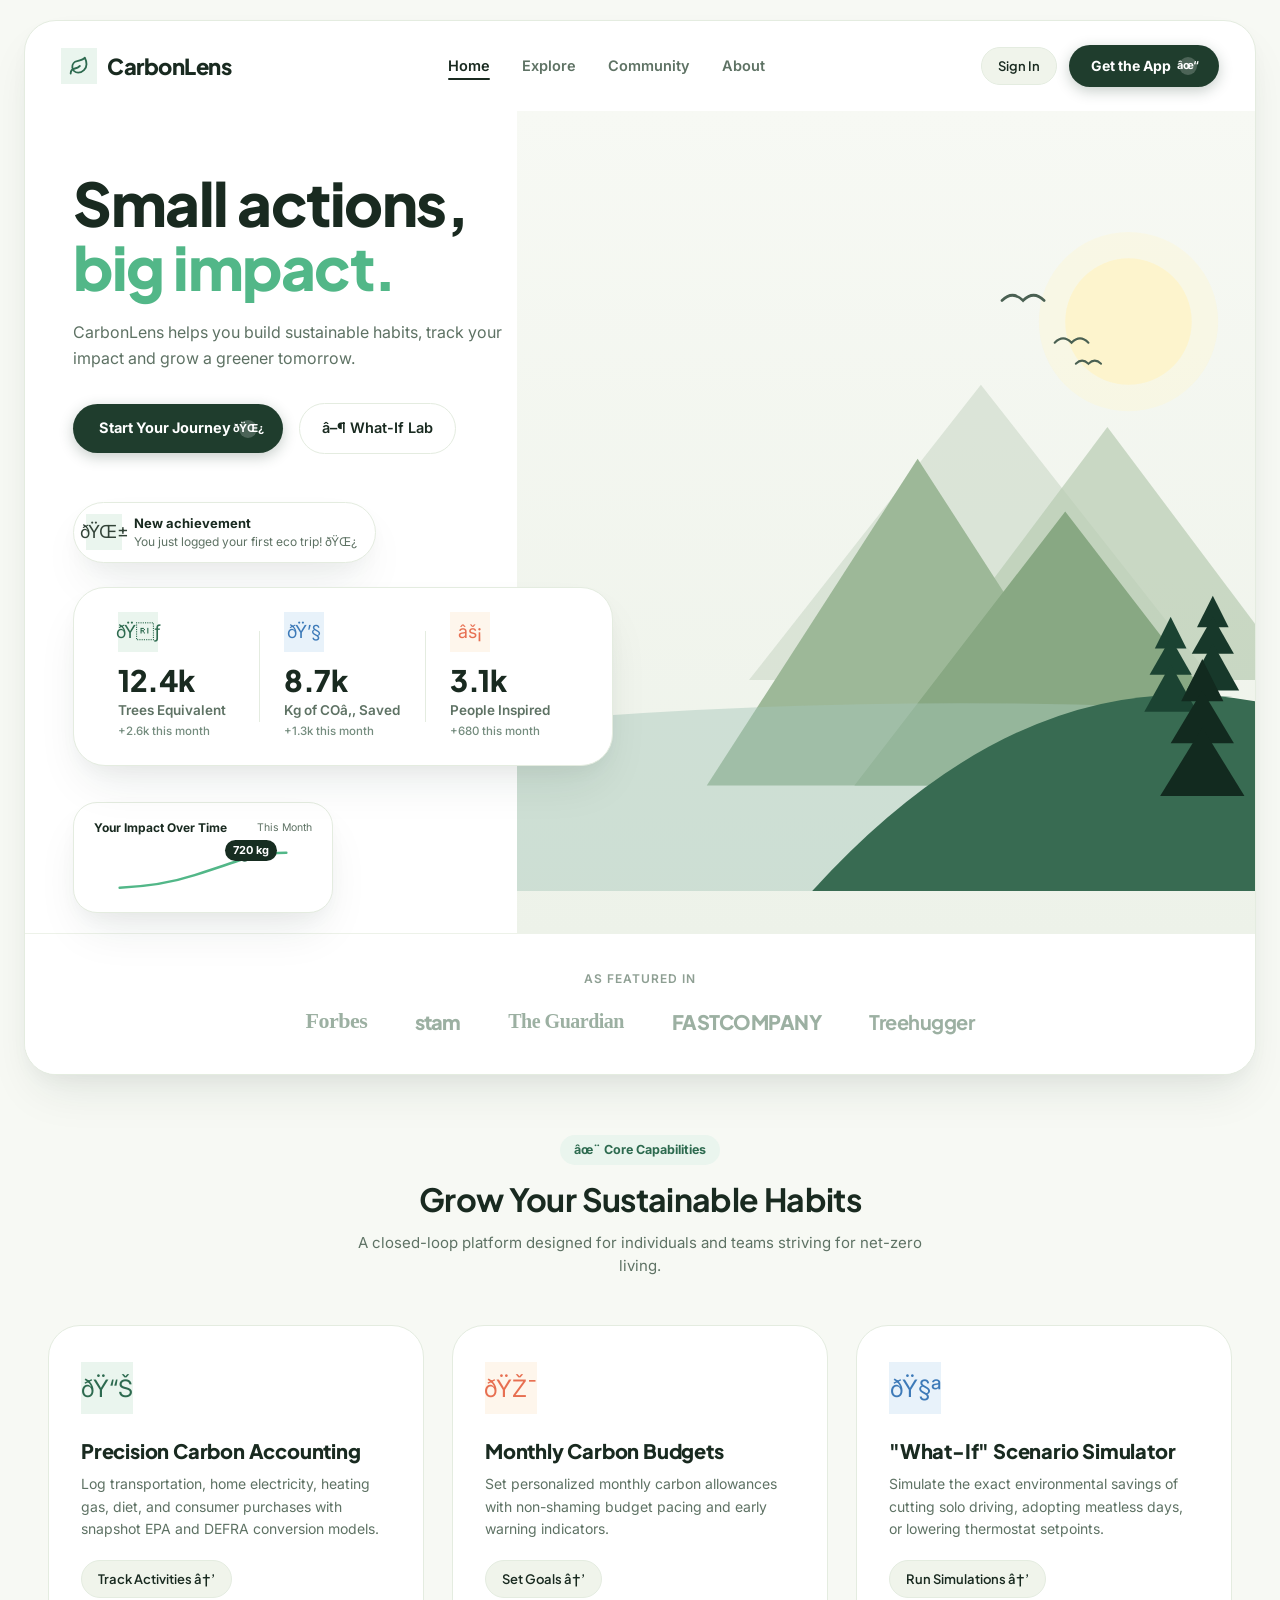
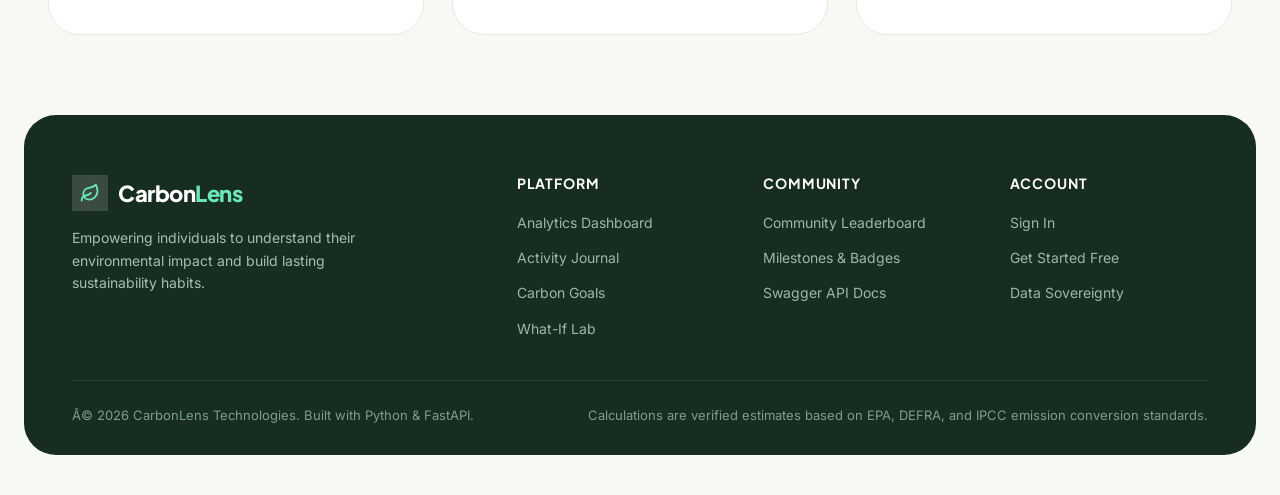
<file: frontend/index.html>
﻿<!DOCTYPE html>
<html lang="en">
<head>
  <meta charset="UTF-8">
  <meta name="viewport" content="width=device-width, initial-scale=1.0">
  <title>CarbonLens â€” Small actions, big impact.</title>
  <link rel="preconnect" href="https://fonts.googleapis.com">
  <link rel="preconnect" href="https://fonts.gstatic.com" crossorigin>
  <link href="https://fonts.googleapis.com/css2?family=Plus+Jakarta+Sans:wght@400;500;600;700;800&family=Inter:wght@400;500;600;700&display=swap" rel="stylesheet">
  <link rel="stylesheet" href="css/global.css?v=2.1">
  <link rel="stylesheet" href="css/responsive.css">
  <style>
    /* Nature-Inspired Landing Page Aesthetics */
    .landing-body {
      background-color: #f7f9f4;
      overflow-x: hidden;
    }

    .landing-wrapper {
      max-width: 1280px;
      margin: 20px auto 40px;
      padding: 0 24px;
    }

    /* Main Hero Frame (Matching Screenshot) */
    .hero-card-frame {
      background: #ffffff;
      border-radius: var(--radius-xl);
      box-shadow: var(--shadow-floating);
      border: 1px solid var(--border-color);
      overflow: hidden;
      position: relative;
      min-height: 740px;
      display: flex;
      flex-direction: column;
    }

    /* Top Floating Navigation */
    .hero-nav {
      padding: 24px 36px;
      display: flex;
      align-items: center;
      justify-content: space-between;
      position: relative;
      z-index: 20;
    }

    .hero-brand {
      display: flex;
      align-items: center;
      gap: 10px;
      text-decoration: none;
    }

    .brand-leaf-icon {
      width: 36px;
      height: 36px;
      background: #eaf5ee;
      border-radius: var(--radius-full);
      display: flex;
      align-items: center;
      justify-content: center;
      font-size: 18px;
      color: #2d6a4f;
    }

    .brand-text {
      font-family: var(--font-display);
      font-size: 22px;
      font-weight: 800;
      color: var(--text-main);
      letter-spacing: -0.5px;
    }

    .hero-nav-menu {
      display: flex;
      align-items: center;
      gap: 32px;
      list-style: none;
    }

    .hero-nav-menu a {
      color: var(--text-muted);
      font-size: 14.5px;
      font-weight: 600;
      transition: color var(--transition-fast);
      position: relative;
    }

    .hero-nav-menu a.active {
      color: var(--text-main);
    }

    .hero-nav-menu a.active::after {
      content: '';
      position: absolute;
      bottom: -6px;
      left: 0;
      right: 0;
      height: 2px;
      background-color: var(--text-main);
      border-radius: 2px;
    }

    .hero-nav-menu a:hover {
      color: var(--primary);
    }

    .btn-get-app {
      background-color: #1f3d2d;
      color: #ffffff;
      padding: 10px 22px;
      border-radius: var(--radius-pill);
      font-size: 14px;
      font-weight: 700;
      display: inline-flex;
      align-items: center;
      gap: 8px;
      box-shadow: 0 4px 14px rgba(31, 61, 45, 0.25);
    }

    .btn-get-app:hover {
      background-color: #12281d;
      color: #ffffff;
      transform: translateY(-1px);
    }

    .app-check-disc {
      width: 18px;
      height: 18px;
      background: rgba(255, 255, 255, 0.2);
      border-radius: 50%;
      display: flex;
      align-items: center;
      justify-content: center;
      font-size: 11px;
    }

    /* Hero Main Content & Landscape */
    .hero-main-layout {
      flex: 1;
      display: grid;
      grid-template-columns: 1.15fr 0.85fr;
      padding: 40px 48px 0;
      position: relative;
      min-height: 600px;
    }

    .hero-left-content {
      position: relative;
      z-index: 10;
      max-width: 540px;
      padding-top: 20px;
    }

    .hero-big-title {
      font-family: var(--font-display);
      font-size: 3.75rem;
      font-weight: 800;
      line-height: 1.08;
      letter-spacing: -1.5px;
      color: #192a20;
      margin-bottom: 20px;
    }

    .hero-big-title span {
      color: #52b788;
      display: block;
    }

    .hero-desc {
      font-size: 16px;
      color: #5e7264;
      line-height: 1.6;
      margin-bottom: 32px;
      max-width: 440px;
    }

    .hero-action-row {
      display: flex;
      align-items: center;
      gap: 16px;
      margin-bottom: 48px;
    }

    .btn-start-journey {
      background-color: #1f3d2d;
      color: #ffffff;
      padding: 13px 26px;
      border-radius: var(--radius-pill);
      font-size: 14.5px;
      font-weight: 700;
      display: inline-flex;
      align-items: center;
      gap: 8px;
      box-shadow: 0 4px 14px rgba(31, 61, 45, 0.25);
    }

    .btn-start-journey:hover {
      background-color: #12281d;
      color: #ffffff;
      transform: translateY(-1px);
    }

    .btn-watch-video {
      background-color: #ffffff;
      color: #192a20;
      border: 1px solid var(--border-color);
      padding: 13px 22px;
      border-radius: var(--radius-pill);
      font-size: 14.5px;
      font-weight: 600;
      display: inline-flex;
      align-items: center;
      gap: 8px;
    }

    .btn-watch-video:hover {
      background-color: #f7f9f4;
    }

    /* Right Landscape Background Vector (Serene Mountain & Lake) */
    .hero-landscape-bg {
      position: absolute;
      top: 0;
      right: 0;
      bottom: 0;
      width: 60%;
      background: linear-gradient(180deg, #f7f9f4 0%, #edf2e9 100%);
      overflow: hidden;
      pointer-events: none;
    }

    .landscape-svg {
      width: 100%;
      height: 100%;
      object-fit: cover;
    }

    /* Floating Metrics Widget (Positioned seamlessly in hero) */
    .hero-floating-metrics {
      position: relative;
      z-index: 15;
      margin: 20px 0 36px;
      max-width: 580px;
    }

    /* Left Floating Achievement Pill (Absolute or Relative in Flow) */
    .hero-achievement-badge-container {
      margin-bottom: 24px;
    }

    .hero-achievement-badge {
      background: #ffffff;
      border: 1px solid var(--border-color);
      border-radius: var(--radius-pill);
      padding: 10px 18px 10px 12px;
      box-shadow: var(--shadow-floating);
      display: inline-flex;
      align-items: center;
      gap: 12px;
    }

    /* Floating Impact Curve Widget */
    .impact-curve-box {
      background: #ffffff;
      border: 1px solid var(--border-color);
      border-radius: var(--radius-lg);
      padding: 16px 20px;
      box-shadow: var(--shadow-floating);
      max-width: 260px;
      position: relative;
      margin-bottom: 20px;
    }

    .impact-header-row {
      display: flex;
      justify-content: space-between;
      align-items: center;
      margin-bottom: 8px;
    }

    .impact-title {
      font-size: 12px;
      font-weight: 700;
      color: var(--text-main);
    }

    .impact-period {
      font-size: 10.5px;
      color: var(--text-muted);
    }

    /* As Featured In Press Section */
    .press-section {
      padding: 36px 48px;
      border-top: 1px solid var(--border-subtle);
      background-color: #ffffff;
      display: flex;
      flex-direction: column;
      align-items: center;
      gap: 16px;
    }

    .press-label {
      font-size: 12px;
      font-weight: 600;
      text-transform: uppercase;
      letter-spacing: 0.08em;
      color: var(--text-light);
    }

    .press-logos-row {
      display: flex;
      align-items: center;
      justify-content: center;
      gap: 48px;
      flex-wrap: wrap;
    }

    .press-logo {
      font-family: var(--font-display);
      font-size: 20px;
      font-weight: 800;
      color: #9cb0a2;
      letter-spacing: -0.5px;
    }

    /* Feature Pillars Section */
    .section-container {
      max-width: 1280px;
      margin: 60px auto 0;
      padding: 0 24px;
    }

    .section-header {
      text-align: center;
      max-width: 600px;
      margin: 0 auto 48px;
    }

    .section-badge {
      display: inline-flex;
      align-items: center;
      gap: 6px;
      background-color: #eaf5ee;
      color: #2d6a4f;
      padding: 5px 14px;
      border-radius: var(--radius-pill);
      font-size: 12.5px;
      font-weight: 700;
      margin-bottom: 14px;
    }

    .feature-pillars-grid {
      display: grid;
      grid-template-columns: repeat(3, 1fr);
      gap: 28px;
    }

    .pillar-card {
      background: #ffffff;
      border: 1px solid var(--border-color);
      border-radius: var(--radius-xl);
      padding: 36px 32px;
      box-shadow: var(--shadow-card);
      transition: transform var(--transition-normal), box-shadow var(--transition-normal);
      display: flex;
      flex-direction: column;
    }

    .pillar-card:hover {
      transform: translateY(-4px);
      box-shadow: var(--shadow-floating);
      border-color: var(--primary-leaf);
    }

    .pillar-icon-box {
      width: 52px;
      height: 52px;
      border-radius: var(--radius-full);
      display: flex;
      align-items: center;
      justify-content: center;
      font-size: 24px;
      margin-bottom: 24px;
    }

    .pillar-title {
      font-family: var(--font-display);
      font-size: 1.25rem;
      font-weight: 800;
      color: var(--text-main);
      margin-bottom: 10px;
    }

    .pillar-desc {
      font-size: 14px;
      color: var(--text-muted);
      line-height: 1.6;
      flex: 1;
      margin-bottom: 20px;
    }

    /* Footer */
    .landing-footer {
      background-color: #172d21;
      color: #d1e7dd;
      border-radius: var(--radius-xl);
      padding: 60px 48px 30px;
      margin-top: 80px;
    }

    .footer-content-grid {
      display: grid;
      grid-template-columns: 2fr 1fr 1fr 1fr;
      gap: 48px;
      margin-bottom: 40px;
    }

    .footer-col h4 {
      color: #ffffff;
      font-family: var(--font-display);
      font-size: 14px;
      margin-bottom: 18px;
      text-transform: uppercase;
      letter-spacing: 0.06em;
    }

    .footer-col ul {
      list-style: none;
      display: flex;
      flex-direction: column;
      gap: 12px;
    }

    .footer-col a {
      color: #9cb8a6;
      font-size: 14px;
    }

    .footer-col a:hover {
      color: #74c69d;
    }

    @media (max-width: 990px) {
      .hero-main-layout {
        grid-template-columns: 1fr;
        padding: 30px 24px 0;
      }
      .hero-landscape-bg {
        display: none;
      }
      .hero-big-title {
        font-size: 2.75rem;
      }
      .feature-pillars-grid {
        grid-template-columns: 1fr;
      }
      .footer-content-grid {
        grid-template-columns: 1fr 1fr;
      }
      .hero-nav-menu {
        display: none;
      }
    }
  </style>
</head>
<body class="landing-body">

  <div class="landing-wrapper">
    <!-- Hero Card Frame -->
    <div class="hero-card-frame">
      <!-- Top Navigation -->
      <nav class="hero-nav">
        <a href="index.html" class="hero-brand">
          <div class="brand-leaf-icon"><svg width="20" height="20" viewBox="0 0 24 24" fill="none" stroke="#2d6a4f" stroke-width="2.2" stroke-linecap="round" stroke-linejoin="round"><path d="M11 20A7 7 0 0 1 9.8 6.1C15.5 5 17 4.48 19 2c1 2 2 4.18 2 8 0 5.5-4.78 10-10 10Z"/><path d="M2 21c0-3 1.85-5.36 5.08-6C9.5 14.52 12 13 13 12"/></svg></div>
          <div class="brand-text">Carbon<span>Lens</span></div>
        </a>

        <ul class="hero-nav-menu">
          <li><a href="index.html" class="active">Home</a></li>
          <li><a href="dashboard.html">Explore</a></li>
          <li><a href="leaderboard.html">Community</a></li>
          <li><a href="#about">About</a></li>
        </ul>

        <div style="display: flex; align-items: center; gap: 12px;">
          <a href="login.html" class="btn btn-secondary btn-sm">Sign In</a>
          <a href="dashboard.html" class="btn-get-app">
            <span>Get the App</span>
            <span class="app-check-disc">âœ“</span>
          </a>
        </div>
      </nav>

      <!-- Main Hero Layout -->
      <div class="hero-main-layout">
        <!-- Left Column -->
        <div class="hero-left-content">
          <h1 class="hero-big-title">
            Small actions,
            <span>big impact.</span>
          </h1>
          <p class="hero-desc">
            CarbonLens helps you build sustainable habits, track your impact and grow a greener tomorrow.
          </p>

          <div class="hero-action-row">
            <a href="dashboard.html" class="btn-start-journey">
              <span>Start Your Journey</span>
              <span class="app-check-disc">ðŸŒ¿</span>
            </a>
            <a href="simulator.html" class="btn-watch-video">
              <span>â–¶ What-If Lab</span>
            </a>
          </div>

          <!-- Floating Achievement Badge (Left) -->
          <div class="hero-achievement-badge-container">
            <div class="hero-achievement-badge">
              <div class="achievement-icon-disc">ðŸŒ±</div>
              <div>
                <div style="font-size: 13px; font-weight: 700; color: var(--text-main);">New achievement</div>
                <div style="font-size: 12px; color: var(--text-muted);">You just logged your first eco trip! ðŸŒ¿</div>
              </div>
            </div>
          </div>

          <!-- Floating 3-Metric Banner (Leafy Style) -->
          <div class="hero-floating-metrics">
            <div class="floating-metrics-banner">
              <!-- Metric 1 -->
              <div class="floating-metric-col">
                <div class="metric-icon-disc disc-leaf">ðŸƒ</div>
                <div class="floating-metric-num">12.4k</div>
                <div class="floating-metric-label">Trees Equivalent</div>
                <div class="floating-metric-sub">+2.6k this month</div>
              </div>

              <!-- Metric 2 -->
              <div class="floating-metric-col">
                <div class="metric-icon-disc disc-water">ðŸ’§</div>
                <div class="floating-metric-num">8.7k</div>
                <div class="floating-metric-label">Kg of COâ‚‚ Saved</div>
                <div class="floating-metric-sub">+1.3k this month</div>
              </div>

              <!-- Metric 3 -->
              <div class="floating-metric-col">
                <div class="metric-icon-disc disc-spark">âš¡</div>
                <div class="floating-metric-num">3.1k</div>
                <div class="floating-metric-label">People Inspired</div>
                <div class="floating-metric-sub">+680 this month</div>
              </div>
            </div>
          </div>

          <!-- Floating Sparkline Impact Card -->
          <div class="impact-curve-box">
            <div class="impact-header-row">
              <span class="impact-title">Your Impact Over Time</span>
              <span class="impact-period">This Month</span>
            </div>
            <div style="position: relative; height: 50px; display: flex; align-items: flex-end;">
              <!-- SVG Smooth Curve -->
              <svg viewBox="0 0 200 60" style="width: 100%; height: 100%; overflow: visible;">
                <path d="M 0 50 Q 50 48, 90 35 T 150 15 T 200 8" fill="none" stroke="#52b788" stroke-width="3" stroke-linecap="round" />
                <circle cx="150" cy="15" r="4" fill="#2d6a4f" />
              </svg>
              <div style="position: absolute; top: -6px; right: 35px; background: #172d21; color: #ffffff; font-size: 11px; font-weight: 700; padding: 2px 8px; border-radius: var(--radius-pill);">
                720 kg
              </div>
            </div>
          </div>
        </div>

        <!-- Right Serene Landscape Illustration (Nature & Mountains) -->
        <div class="hero-landscape-bg">
          <svg class="landscape-svg" viewBox="0 0 700 700" fill="none" xmlns="http://www.w3.org/2000/svg">
            <!-- Sun -->
            <circle cx="580" cy="160" r="60" fill="#fef3c7" opacity="0.8" />
            <circle cx="580" cy="160" r="85" fill="#fef3c7" opacity="0.3" />
            
            <!-- Birds in Sky -->
            <path d="M 460 140 Q 470 130, 480 140 Q 490 130, 500 140" stroke="#4a6052" stroke-width="2.5" fill="none" stroke-linecap="round" />
            <path d="M 510 180 Q 518 172, 526 180 Q 534 172, 542 180" stroke="#4a6052" stroke-width="2" fill="none" stroke-linecap="round" />
            <path d="M 530 200 Q 536 194, 542 200 Q 548 194, 554 200" stroke="#4a6052" stroke-width="1.8" fill="none" stroke-linecap="round" />

            <!-- Distant Misty Mountains -->
            <path d="M 220 500 L 440 220 L 660 500 Z" fill="#ccd9c8" opacity="0.6" />
            <path d="M 380 500 L 560 260 L 740 500 Z" fill="#b8ccb3" opacity="0.7" />
            
            <!-- Midground Mountains -->
            <path d="M 180 600 L 380 290 L 580 600 Z" fill="#9db898" />
            <path d="M 320 600 L 520 340 L 720 600 Z" fill="#88a883" />

            <!-- Soft Lake / Water Horizon -->
            <path d="M 0 540 Q 350 510, 700 530 L 700 700 L 0 700 Z" fill="#a4c6b8" opacity="0.45" />

            <!-- Foreground Green Hills & Fir Trees -->
            <path d="M 280 700 Q 480 480, 700 520 L 700 700 Z" fill="#386b52" />
            
            <!-- Fir Trees (Stylized) -->
            <!-- Tree 1 -->
            <polygon points="620,440 605,470 635,470" fill="#1b4332" />
            <polygon points="620,460 600,495 640,495" fill="#1b4332" />
            <polygon points="620,485 595,530 645,530" fill="#1b4332" />

            <!-- Tree 2 -->
            <polygon points="660,420 645,450 675,450" fill="#17382a" />
            <polygon points="660,440 640,475 680,475" fill="#17382a" />
            <polygon points="660,465 635,510 685,510" fill="#17382a" />

            <!-- Tree 3 (Front Large) -->
            <polygon points="650,480 630,520 670,520" fill="#122a1f" />
            <polygon points="650,510 620,560 680,560" fill="#122a1f" />
            <polygon points="650,545 610,610 690,610" fill="#122a1f" />
          </svg>
        </div>
      </div>

      <!-- Press Banner -->
      <section class="press-section">
        <span class="press-label">As featured in</span>
        <div class="press-logos-row">
          <span class="press-logo" style="font-family: serif; font-size: 22px;">Forbes</span>
          <span class="press-logo" style="font-weight: 800; letter-spacing: -1px;">stam</span>
          <span class="press-logo" style="font-family: serif; font-weight: 700;">The Guardian</span>
          <span class="press-logo" style="font-weight: 800; text-transform: uppercase;">FASTCOMPANY</span>
          <span class="press-logo" style="font-weight: 700;">Treehugger</span>
        </div>
      </section>
    </div>

    <!-- Feature Pillars Section -->
    <section class="section-container" id="features">
      <div class="section-header">
        <div class="section-badge">âœ¨ Core Capabilities</div>
        <h2 style="font-size: 2rem; margin-bottom: 12px;">Grow Your Sustainable Habits</h2>
        <p>A closed-loop platform designed for individuals and teams striving for net-zero living.</p>
      </div>

      <div class="feature-pillars-grid">
        <div class="pillar-card">
          <div class="pillar-icon-box" style="background: #eaf5ee; color: #2d6a4f;">ðŸ“Š</div>
          <h3 class="pillar-title">Precision Carbon Accounting</h3>
          <p class="pillar-desc">Log transportation, home electricity, heating gas, diet, and consumer purchases with snapshot EPA and DEFRA conversion models.</p>
          <a href="activities.html" class="btn btn-secondary btn-sm" style="align-self: flex-start;">Track Activities â†’</a>
        </div>

        <div class="pillar-card">
          <div class="pillar-icon-box" style="background: #fef6ec; color: #e76f51;">ðŸŽ¯</div>
          <h3 class="pillar-title">Monthly Carbon Budgets</h3>
          <p class="pillar-desc">Set personalized monthly carbon allowances with non-shaming budget pacing and early warning indicators.</p>
          <a href="goals.html" class="btn btn-secondary btn-sm" style="align-self: flex-start;">Set Goals â†’</a>
        </div>

        <div class="pillar-card">
          <div class="pillar-icon-box" style="background: #e8f2fa; color: #3d7ab8;">ðŸ§ª</div>
          <h3 class="pillar-title">"What-If" Scenario Simulator</h3>
          <p class="pillar-desc">Simulate the exact environmental savings of cutting solo driving, adopting meatless days, or lowering thermostat setpoints.</p>
          <a href="simulator.html" class="btn btn-secondary btn-sm" style="align-self: flex-start;">Run Simulations â†’</a>
        </div>
      </div>
    </section>

    <!-- Footer -->
    <footer class="landing-footer" id="about">
      <div class="footer-content-grid">
        <div>
          <div style="display: flex; align-items: center; gap: 10px; margin-bottom: 16px;">
            <div class="brand-leaf-icon" style="background: rgba(255,255,255,0.15);"><svg width="20" height="20" viewBox="0 0 24 24" fill="none" stroke="#6ee7b7" stroke-width="2.2" stroke-linecap="round" stroke-linejoin="round"><path d="M11 20A7 7 0 0 1 9.8 6.1C15.5 5 17 4.48 19 2c1 2 2 4.18 2 8 0 5.5-4.78 10-10 10Z"/><path d="M2 21c0-3 1.85-5.36 5.08-6C9.5 14.52 12 13 13 12"/></svg></div>
            <div class="brand-text" style="color: #ffffff;">Carbon<span style="color: #6ee7b7;">Lens</span></div>
          </div>
          <p style="font-size: 14px; color: #a4c0af; max-width: 340px; line-height: 1.6;">
            Empowering individuals to understand their environmental impact and build lasting sustainability habits.
          </p>
        </div>
        <div class="footer-col">
          <h4>Platform</h4>
          <ul>
            <li><a href="dashboard.html">Analytics Dashboard</a></li>
            <li><a href="activities.html">Activity Journal</a></li>
            <li><a href="goals.html">Carbon Goals</a></li>
            <li><a href="simulator.html">What-If Lab</a></li>
          </ul>
        </div>
        <div class="footer-col">
          <h4>Community</h4>
          <ul>
            <li><a href="leaderboard.html">Community Leaderboard</a></li>
            <li><a href="achievements.html">Milestones & Badges</a></li>
            <li><a href="/docs" target="_blank">Swagger API Docs</a></li>
          </ul>
        </div>
        <div class="footer-col">
          <h4>Account</h4>
          <ul>
            <li><a href="login.html">Sign In</a></li>
            <li><a href="register.html">Get Started Free</a></li>
            <li><a href="profile.html">Data Sovereignty</a></li>
          </ul>
        </div>
      </div>

      <div style="padding-top: 24px; border-top: 1px solid rgba(255,255,255,0.08); display: flex; justify-content: space-between; font-size: 13px; color: #7d9e8a; flex-wrap: wrap; gap: 12px;">
        <div>Â© 2026 CarbonLens Technologies. Built with Python & FastAPI.</div>
        <div>Calculations are verified estimates based on EPA, DEFRA, and IPCC emission conversion standards.</div>
      </div>
    </footer>
  </div>

</body>
</html>
</file>
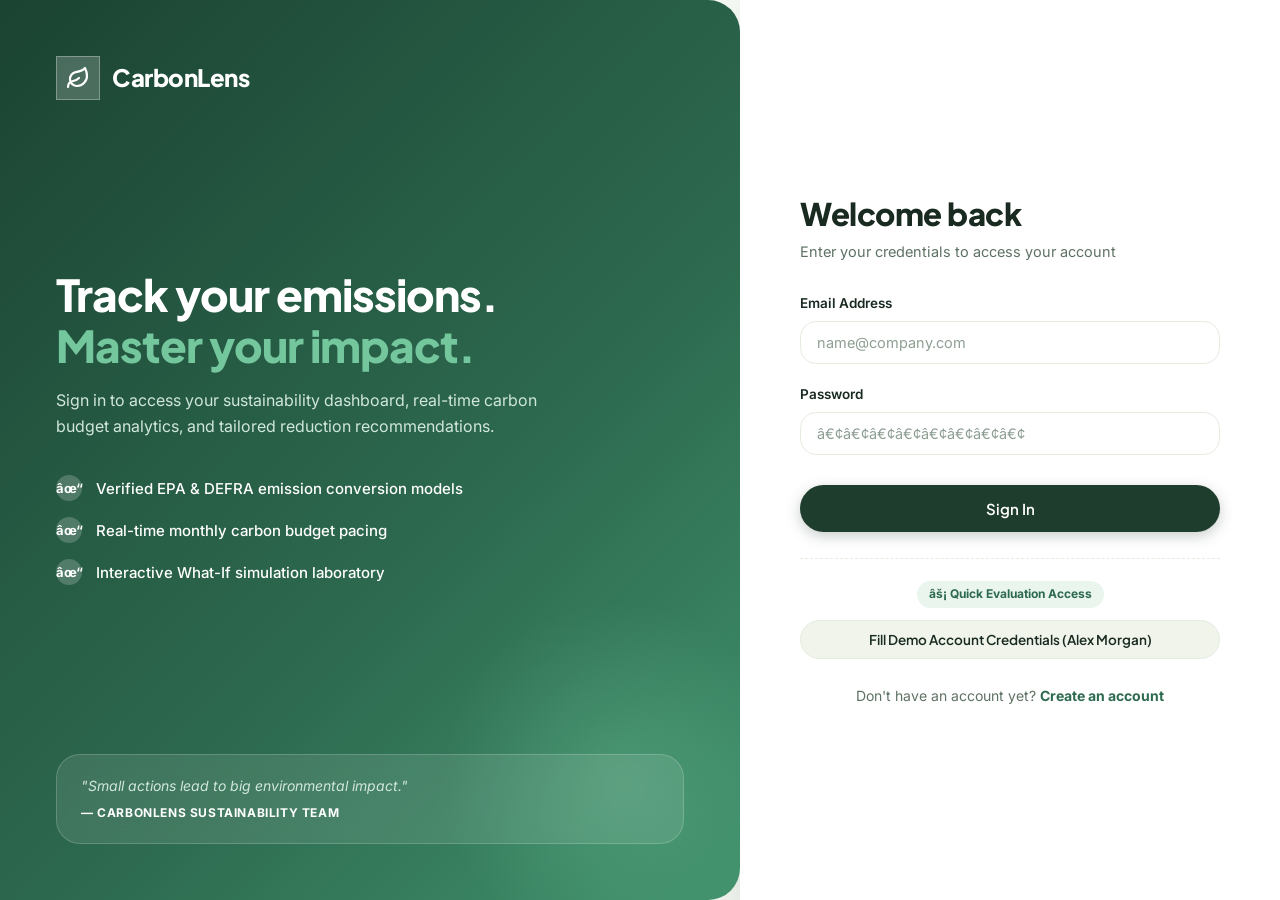
<file: frontend/achievements.html>
﻿<!DOCTYPE html>
<html lang="en">
<head>
  <meta charset="UTF-8">
  <meta name="viewport" content="width=device-width, initial-scale=1.0">
  <title>Achievements & Badges — CarbonLens</title>
  <link rel="preconnect" href="https://fonts.googleapis.com">
  <link rel="preconnect" href="https://fonts.gstatic.com" crossorigin>
  <link href="https://fonts.googleapis.com/css2?family=Plus+Jakarta+Sans:wght@400;500;600;700;800&family=Inter:wght@400;500;600;700&display=swap" rel="stylesheet">
  <link rel="stylesheet" href="css/global.css?v=2.1">
  <link rel="stylesheet" href="css/dashboard.css?v=2.1">
  <link rel="stylesheet" href="css/responsive.css">
</head>
<body>

  <div class="app-container">
    <!-- Sidebar Navigation -->
    <aside class="sidebar">
      <div class="sidebar-header">
        <div class="logo-icon"><svg width="22" height="22" viewBox="0 0 24 24" fill="none" stroke="currentColor" stroke-width="2.2" stroke-linecap="round" stroke-linejoin="round"><path d="M11 20A7 7 0 0 1 9.8 6.1C15.5 5 17 4.48 19 2c1 2 2 4.18 2 8 0 5.5-4.78 10-10 10Z"/><path d="M2 21c0-3 1.85-5.36 5.08-6C9.5 14.52 12 13 13 12"/></svg></div>
        <div class="logo-text">Carbon<span>Lens</span></div>
      </div>

            <nav class="sidebar-nav">
        <div class="nav-section-title">Core Intelligence</div>
        <a href="dashboard.html" class="nav-item">
          <span class="nav-icon"><svg width="18" height="18" viewBox="0 0 24 24" fill="none" stroke="currentColor" stroke-width="2" stroke-linecap="round" stroke-linejoin="round"><rect width="7" height="9" x="3" y="3" rx="1"/><rect width="7" height="5" x="14" y="3" rx="1"/><rect width="7" height="9" x="14" y="12" rx="1"/><rect width="7" height="5" x="3" y="16" rx="1"/></svg></span>
          <span>Dashboard</span>
        </a>
        <a href="activities.html" class="nav-item">
          <span class="nav-icon"><svg width="18" height="18" viewBox="0 0 24 24" fill="none" stroke="currentColor" stroke-width="2" stroke-linecap="round" stroke-linejoin="round"><path d="M4 19.5v-15A2.5 2.5 0 0 1 6.5 2H20v20H6.5a2.5 2.5 0 0 1-2.5-2.5Z"/><path d="M8 7h6"/><path d="M8 11h8"/></svg></span>
          <span>Activity Log</span>
        </a>
        <a href="goals.html" class="nav-item">
          <span class="nav-icon"><svg width="18" height="18" viewBox="0 0 24 24" fill="none" stroke="currentColor" stroke-width="2" stroke-linecap="round" stroke-linejoin="round"><circle cx="12" cy="12" r="10"/><circle cx="12" cy="12" r="6"/><circle cx="12" cy="12" r="2"/></svg></span>
          <span>Carbon Budget</span>
        </a>
        <a href="simulator.html" class="nav-item">
          <span class="nav-icon"><svg width="18" height="18" viewBox="0 0 24 24" fill="none" stroke="currentColor" stroke-width="2" stroke-linecap="round" stroke-linejoin="round"><path d="M10 2v7.31L4.2 18.4A2 2 0 0 0 5.8 21.6h12.4a2 2 0 0 0 1.6-3.2L14 9.31V2Z"/><line x1="8.5" x2="15.5" y1="2" y2="2"/><path d="M14 9.3h-4"/></svg></span>
          <span>"What If?" Lab</span>
        </a>

        <div class="nav-section-title" style="margin-top: 14px;">Community & Growth</div>
        <a href="achievements.html" class="nav-item active">
          <span class="nav-icon"><svg width="18" height="18" viewBox="0 0 24 24" fill="none" stroke="currentColor" stroke-width="2" stroke-linecap="round" stroke-linejoin="round"><path d="M6 9H4.5a2.5 2.5 0 0 1 0-5H6"/><path d="M18 9h1.5a2.5 2.5 0 0 0 0-5H18"/><path d="M4 22h16"/><path d="M10 14.66V17c0 .55-.47.98-.97 1.21C7.85 18.75 7 20.24 7 22"/><path d="M14 14.66V17c0 .55.47.98.97 1.21C16.15 18.75 17 20.24 17 22"/><path d="M18 2H6v7a6 6 0 0 0 12 0V2Z"/></svg></span>
          <span>Achievements</span>
        </a>
        <a href="leaderboard.html" class="nav-item">
          <span class="nav-icon"><svg width="18" height="18" viewBox="0 0 24 24" fill="none" stroke="currentColor" stroke-width="2" stroke-linecap="round" stroke-linejoin="round"><circle cx="12" cy="12" r="10"/><path d="M12 2a14.5 14.5 0 0 0 0 20 14.5 14.5 0 0 0 0-20"/><path d="M2 12h20"/></svg></span>
          <span>Leaderboard</span>
        </a>
        <a href="profile.html" class="nav-item">
          <span class="nav-icon"><svg width="18" height="18" viewBox="0 0 24 24" fill="none" stroke="currentColor" stroke-width="2" stroke-linecap="round" stroke-linejoin="round"><path d="M12.22 2h-.44a2 2 0 0 0-2 2v.18a2 2 0 0 1-1 1.73l-.43.25a2 2 0 0 1-2 0l-.15-.08a2 2 0 0 0-2.73.73l-.22.38a2 2 0 0 0 .73 2.73l.15.1a2 2 0 0 1 1 1.72v.51a2 2 0 0 1-1 1.74l-.15.09a2 2 0 0 0-.73 2.73l.22.38a2 2 0 0 0 2.73.73l.15-.08a2 2 0 0 1 2 0l.43.25a2 2 0 0 1 1 1.73V20a2 2 0 0 0 2 2h.44a2 2 0 0 0 2-2v-.18a2 2 0 0 1 1-1.73l.43-.25a2 2 0 0 1 2 0l.15.08a2 2 0 0 0 2.73-.73l.22-.39a2 2 0 0 0-.73-2.73l-.15-.08a2 2 0 0 1-1-1.74v-.5a2 2 0 0 1 1-1.74l.15-.09a2 2 0 0 0 .73-2.73l-.22-.38a2 2 0 0 0-2.73-.73l-.15.08a2 2 0 0 1-2 0l-.43-.25a2 2 0 0 1-1-1.73V4a2 2 0 0 0-2-2z"/><circle cx="12" cy="12" r="3"/></svg></span>
          <span>Settings & Export</span>
        </a>
      </nav>

      <div class="sidebar-footer">
        <div class="user-profile-summary">
          <div class="user-avatar">U</div>
          <div class="user-meta">
            <div class="user-meta-name">Loading...</div>
            <div class="user-meta-role">Sustainability Member</div>
          </div>
        </div>
        <button class="btn-logout" title="Sign Out"><svg width="18" height="18" viewBox="0 0 24 24" fill="none" stroke="currentColor" stroke-width="2" stroke-linecap="round" stroke-linejoin="round"><path d="M9 21H5a2 2 0 0 1-2-2V5a2 2 0 0 1 2-2h4"/><polyline points="16 17 21 12 16 7"/><line x1="21" x2="9" y1="12" y2="12"/></svg></button>
      </div>
    </aside>

    <!-- Main Wrapper -->
    <div class="main-wrapper">
      <header class="top-navbar">
        <div class="navbar-left">
          <button class="mobile-nav-toggle"><svg width="20" height="20" viewBox="0 0 24 24" fill="none" stroke="currentColor" stroke-width="2" stroke-linecap="round" stroke-linejoin="round"><line x1="4" x2="20" y1="12" y2="12"/><line x1="4" x2="20" y1="6" y2="6"/><line x1="4" x2="20" y1="18" y2="18"/></svg></button>
          <h1 class="page-title">Sustainability Badges & Milestones</h1>
        </div>
      </header>

      <main class="content-body">
        <!-- Summary Progress Banner -->
        <section class="card" style="margin-bottom: 32px;">
          <div style="display: flex; justify-content: space-between; align-items: center; margin-bottom: 14px; flex-wrap: wrap; gap: 12px;">
            <div>
              <div style="display: flex; align-items: center; gap: 8px; margin-bottom: 4px;">
                <span id="account-name-badge" class="badge badge-success" style="font-size: 11px; text-transform: uppercase; letter-spacing: 0.05em; font-weight: 700;">Account</span>
                <span style="font-size: 13px; color: var(--text-muted);" id="user-account-email"></span>
              </div>
              <h3 style="font-size: 1.45rem; font-weight: 800; color: var(--text-main);">
                <span id="unlocked-count">0</span> of <span id="total-count">0</span> Badges Unlocked
              </h3>
              <p style="font-size: 14px; color: var(--text-muted); margin-top: 4px;">Milestones unlocked uniquely from your personal carbon logs, budget adherence, and green transit entries.</p>
            </div>
            <span id="achievements-pct-text" class="badge badge-success" style="font-size: 13px; padding: 6px 16px;">0% Completed</span>
          </div>
          <div class="progress-track" style="height: 12px;">
            <div id="achievements-progress-fill" class="progress-fill" style="width: 0%;"></div>
          </div>
        </section>

        <!-- Badges Grid -->
        <section id="achievements-grid" style="display: grid; grid-template-columns: repeat(auto-fit, minmax(320px, 1fr)); gap: 24px;">
          <p style="color:var(--text-muted);">Loading achievement badges...</p>
        </section>
      </main>
    </div>
  </div>

  <script src="js/api.js?v=2.1"></script>
  <script src="js/auth.js"></script>
  <script src="js/achievements.js?v=2.1"></script>
</body>
</html>
</file>
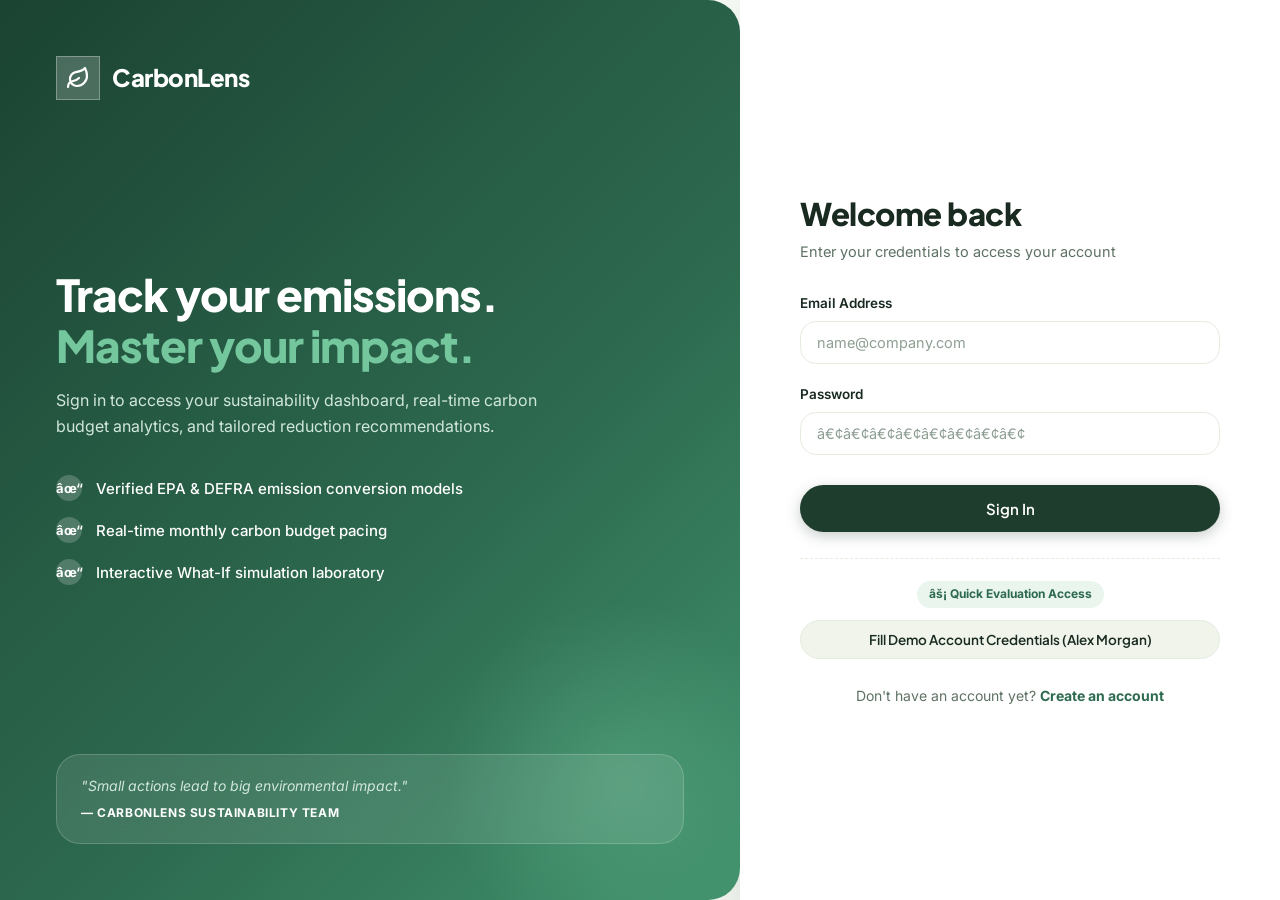
<file: frontend/activities.html>
﻿<!DOCTYPE html>
<html lang="en">
<head>
  <meta charset="UTF-8">
  <meta name="viewport" content="width=device-width, initial-scale=1.0">
  <title>Activity Journal — CarbonLens</title>
  <link rel="preconnect" href="https://fonts.googleapis.com">
  <link rel="preconnect" href="https://fonts.gstatic.com" crossorigin>
  <link href="https://fonts.googleapis.com/css2?family=Plus+Jakarta+Sans:wght@400;500;600;700;800&family=Inter:wght@400;500;600;700&display=swap" rel="stylesheet">
  <link rel="stylesheet" href="css/global.css?v=2.1">
  <link rel="stylesheet" href="css/dashboard.css?v=2.1">
  <link rel="stylesheet" href="css/responsive.css">
</head>
<body>

  <div class="app-container">
    <!-- Sidebar Navigation -->
    <aside class="sidebar">
      <div class="sidebar-header">
        <div class="logo-icon"><svg width="22" height="22" viewBox="0 0 24 24" fill="none" stroke="currentColor" stroke-width="2.2" stroke-linecap="round" stroke-linejoin="round"><path d="M11 20A7 7 0 0 1 9.8 6.1C15.5 5 17 4.48 19 2c1 2 2 4.18 2 8 0 5.5-4.78 10-10 10Z"/><path d="M2 21c0-3 1.85-5.36 5.08-6C9.5 14.52 12 13 13 12"/></svg></div>
        <div class="logo-text">Carbon<span>Lens</span></div>
      </div>

            <nav class="sidebar-nav">
        <div class="nav-section-title">Core Intelligence</div>
        <a href="dashboard.html" class="nav-item">
          <span class="nav-icon"><svg width="18" height="18" viewBox="0 0 24 24" fill="none" stroke="currentColor" stroke-width="2" stroke-linecap="round" stroke-linejoin="round"><rect width="7" height="9" x="3" y="3" rx="1"/><rect width="7" height="5" x="14" y="3" rx="1"/><rect width="7" height="9" x="14" y="12" rx="1"/><rect width="7" height="5" x="3" y="16" rx="1"/></svg></span>
          <span>Dashboard</span>
        </a>
        <a href="activities.html" class="nav-item active">
          <span class="nav-icon"><svg width="18" height="18" viewBox="0 0 24 24" fill="none" stroke="currentColor" stroke-width="2" stroke-linecap="round" stroke-linejoin="round"><path d="M4 19.5v-15A2.5 2.5 0 0 1 6.5 2H20v20H6.5a2.5 2.5 0 0 1-2.5-2.5Z"/><path d="M8 7h6"/><path d="M8 11h8"/></svg></span>
          <span>Activity Log</span>
        </a>
        <a href="goals.html" class="nav-item">
          <span class="nav-icon"><svg width="18" height="18" viewBox="0 0 24 24" fill="none" stroke="currentColor" stroke-width="2" stroke-linecap="round" stroke-linejoin="round"><circle cx="12" cy="12" r="10"/><circle cx="12" cy="12" r="6"/><circle cx="12" cy="12" r="2"/></svg></span>
          <span>Carbon Budget</span>
        </a>
        <a href="simulator.html" class="nav-item">
          <span class="nav-icon"><svg width="18" height="18" viewBox="0 0 24 24" fill="none" stroke="currentColor" stroke-width="2" stroke-linecap="round" stroke-linejoin="round"><path d="M10 2v7.31L4.2 18.4A2 2 0 0 0 5.8 21.6h12.4a2 2 0 0 0 1.6-3.2L14 9.31V2Z"/><line x1="8.5" x2="15.5" y1="2" y2="2"/><path d="M14 9.3h-4"/></svg></span>
          <span>"What If?" Lab</span>
        </a>

        <div class="nav-section-title" style="margin-top: 14px;">Community & Growth</div>
        <a href="achievements.html" class="nav-item">
          <span class="nav-icon"><svg width="18" height="18" viewBox="0 0 24 24" fill="none" stroke="currentColor" stroke-width="2" stroke-linecap="round" stroke-linejoin="round"><path d="M6 9H4.5a2.5 2.5 0 0 1 0-5H6"/><path d="M18 9h1.5a2.5 2.5 0 0 0 0-5H18"/><path d="M4 22h16"/><path d="M10 14.66V17c0 .55-.47.98-.97 1.21C7.85 18.75 7 20.24 7 22"/><path d="M14 14.66V17c0 .55.47.98.97 1.21C16.15 18.75 17 20.24 17 22"/><path d="M18 2H6v7a6 6 0 0 0 12 0V2Z"/></svg></span>
          <span>Achievements</span>
        </a>
        <a href="leaderboard.html" class="nav-item">
          <span class="nav-icon"><svg width="18" height="18" viewBox="0 0 24 24" fill="none" stroke="currentColor" stroke-width="2" stroke-linecap="round" stroke-linejoin="round"><circle cx="12" cy="12" r="10"/><path d="M12 2a14.5 14.5 0 0 0 0 20 14.5 14.5 0 0 0 0-20"/><path d="M2 12h20"/></svg></span>
          <span>Leaderboard</span>
        </a>
        <a href="profile.html" class="nav-item">
          <span class="nav-icon"><svg width="18" height="18" viewBox="0 0 24 24" fill="none" stroke="currentColor" stroke-width="2" stroke-linecap="round" stroke-linejoin="round"><path d="M12.22 2h-.44a2 2 0 0 0-2 2v.18a2 2 0 0 1-1 1.73l-.43.25a2 2 0 0 1-2 0l-.15-.08a2 2 0 0 0-2.73.73l-.22.38a2 2 0 0 0 .73 2.73l.15.1a2 2 0 0 1 1 1.72v.51a2 2 0 0 1-1 1.74l-.15.09a2 2 0 0 0-.73 2.73l.22.38a2 2 0 0 0 2.73.73l.15-.08a2 2 0 0 1 2 0l.43.25a2 2 0 0 1 1 1.73V20a2 2 0 0 0 2 2h.44a2 2 0 0 0 2-2v-.18a2 2 0 0 1 1-1.73l.43-.25a2 2 0 0 1 2 0l.15.08a2 2 0 0 0 2.73-.73l.22-.39a2 2 0 0 0-.73-2.73l-.15-.08a2 2 0 0 1-1-1.74v-.5a2 2 0 0 1 1-1.74l.15-.09a2 2 0 0 0 .73-2.73l-.22-.38a2 2 0 0 0-2.73-.73l-.15.08a2 2 0 0 1-2 0l-.43-.25a2 2 0 0 1-1-1.73V4a2 2 0 0 0-2-2z"/><circle cx="12" cy="12" r="3"/></svg></span>
          <span>Settings & Export</span>
        </a>
      </nav>

      <div class="sidebar-footer">
        <div class="user-profile-summary">
          <div class="user-avatar">U</div>
          <div class="user-meta">
            <div class="user-meta-name">Loading...</div>
            <div class="user-meta-role">Sustainability Member</div>
          </div>
        </div>
        <button class="btn-logout" title="Sign Out"><svg width="18" height="18" viewBox="0 0 24 24" fill="none" stroke="currentColor" stroke-width="2" stroke-linecap="round" stroke-linejoin="round"><path d="M9 21H5a2 2 0 0 1-2-2V5a2 2 0 0 1 2-2h4"/><polyline points="16 17 21 12 16 7"/><line x1="21" x2="9" y1="12" y2="12"/></svg></button>
      </div>
    </aside>

    <!-- Main Wrapper -->
    <div class="main-wrapper">
      <header class="top-navbar">
        <div class="navbar-left">
          <button class="mobile-nav-toggle"><svg width="20" height="20" viewBox="0 0 24 24" fill="none" stroke="currentColor" stroke-width="2" stroke-linecap="round" stroke-linejoin="round"><line x1="4" x2="20" y1="12" y2="12"/><line x1="4" x2="20" y1="6" y2="6"/><line x1="4" x2="20" y1="18" y2="18"/></svg></button>
          <h1 class="page-title">Carbon Activity Journal</h1>
        </div>
        <div class="navbar-right">
          <a href="#add-activity-card" class="btn btn-leaf btn-sm">+ Add New Record</a>
        </div>
      </header>

      <main class="content-body">
        <!-- Add Activity Form Card -->
        <section id="add-activity-card" class="card" style="margin-bottom: 32px;">
          <div class="card-header">
            <h3 class="card-title">ðŸ“ Record Sustainable or Emission Activity</h3>
            <span style="font-size: 12.5px; color: var(--text-muted);">Snapshots verified EPA/DEFRA conversion factor</span>
          </div>

          <form id="add-activity-form">
            <div class="form-row">
              <div class="form-group">
                <label for="category_id" class="form-label">Emission Category</label>
                <select id="category_id" class="form-select" required>
                  <option value="">Loading categories...</option>
                </select>
              </div>

              <div class="form-group">
                <label for="activity_type" class="form-label">Activity Type</label>
                <select id="activity_type" class="form-select" disabled required>
                  <option value="">Select Category first...</option>
                </select>
              </div>

              <div class="form-group">
                <label for="quantity" class="form-label">Quantity (<span id="unit-label">Units</span>)</label>
                <input type="number" id="quantity" class="form-input" placeholder="e.g. 25.5" step="any" min="0.01" required>
              </div>

              <div class="form-group">
                <label for="activity_date" class="form-label">Activity Date</label>
                <input type="date" id="activity_date" class="form-input" required>
              </div>
            </div>

            <div class="form-group">
              <label for="notes" class="form-label">Notes / Context <span style="color:var(--text-muted); font-size:12px; font-weight:400;">(optional)</span></label>
              <input type="text" id="notes" class="form-input" placeholder="e.g. Morning commute to work via subway">
            </div>

            <!-- Live Calculation Preview Area -->
            <div id="co2-live-preview" style="margin-bottom: 18px;"></div>

            <div style="display: flex; justify-content: flex-end;">
              <button type="submit" id="btn-submit-activity" class="btn btn-leaf" style="padding: 12px 28px;">
                Record Activity
              </button>
            </div>
          </form>
        </section>

        <!-- Activities List & Filter Toolbar -->
        <section class="card">
          <div class="card-header">
            <div>
              <h3 class="card-title">ðŸ“‹ Activity History</h3>
              <p id="activities-summary-stats" style="font-size: 13.5px; color: var(--text-muted); margin-top: 4px;">Loading logs...</p>
            </div>
            <button id="btn-reset-filters" class="btn btn-secondary btn-sm">Reset Filters</button>
          </div>

          <!-- Filters Toolbar -->
          <div style="display: grid; grid-template-columns: repeat(auto-fit, minmax(180px, 1fr)); gap: 16px; margin-bottom: 24px; background: var(--bg-surface-subtle); padding: 18px; border-radius: var(--radius-lg); border: 1px solid var(--border-color);">
            <div>
              <label class="form-label" style="font-size: 12px;">Search Keyword</label>
              <input type="text" id="filter_search" class="form-input" placeholder="Filter type or notes..." style="padding: 8px 14px; font-size: 13.5px;">
            </div>
            <div>
              <label class="form-label" style="font-size: 12px;">Category</label>
              <select id="filter_category" class="form-select" style="padding: 8px 14px; font-size: 13.5px;">
                <option value="">All Categories</option>
              </select>
            </div>
            <div>
              <label class="form-label" style="font-size: 12px;">From Date</label>
              <input type="date" id="filter_start_date" class="form-input" style="padding: 8px 14px; font-size: 13.5px;">
            </div>
            <div>
              <label class="form-label" style="font-size: 12px;">To Date</label>
              <input type="date" id="filter_end_date" class="form-input" style="padding: 8px 14px; font-size: 13.5px;">
            </div>
          </div>

          <!-- Table -->
          <div class="table-responsive">
            <table class="table">
              <thead>
                <tr>
                  <th>Date</th>
                  <th>Category</th>
                  <th>Activity Type & Notes</th>
                  <th>Quantity</th>
                  <th>Calculated Impact</th>
                  <th>Actions</th>
                </tr>
              </thead>
              <tbody id="activities-table-body">
                <tr><td colspan="6" style="text-align:center; padding: 36px; color: var(--text-muted);">Loading activities...</td></tr>
              </tbody>
            </table>
          </div>

          <!-- Pagination -->
          <div id="activities-pagination"></div>
        </section>
      </main>
    </div>
  </div>

  <!-- Edit Modal Dialog -->
  <div id="edit-modal" class="modal-overlay">
    <div class="modal">
      <div class="modal-header">
        <h3 id="edit-activity-title" class="modal-title">Edit Activity</h3>
        <button class="modal-close" onclick="closeEditModal()">✕</button>
      </div>
      <div class="modal-body">
        <div class="form-group">
          <label for="edit_quantity" class="form-label">Quantity (<span id="edit-unit-label">unit</span>)</label>
          <input type="number" id="edit_quantity" class="form-input" step="any" min="0.01" required>
        </div>
        <div class="form-group">
          <label for="edit_activity_date" class="form-label">Date</label>
          <input type="date" id="edit_activity_date" class="form-input" required>
        </div>
        <div class="form-group">
          <label for="edit_notes" class="form-label">Notes</label>
          <input type="text" id="edit_notes" class="form-input">
        </div>
      </div>
      <div class="modal-footer">
        <button class="btn btn-secondary" onclick="closeEditModal()">Cancel</button>
        <button class="btn btn-leaf" onclick="saveEditActivity()">Save Changes</button>
      </div>
    </div>
  </div>

  <!-- Delete Modal Dialog -->
  <div id="delete-modal" class="modal-overlay">
    <div class="modal">
      <div class="modal-header">
        <h3 class="modal-title">Delete Activity</h3>
        <button class="modal-close" onclick="closeDeleteModal()">✕</button>
      </div>
      <div class="modal-body">
        <p>Are you sure you want to delete this activity record? This will permanently remove its carbon contribution from your dashboard analytics.</p>
      </div>
      <div class="modal-footer">
        <button class="btn btn-secondary" onclick="closeDeleteModal()">Cancel</button>
        <button class="btn btn-danger" onclick="confirmDeleteActivity()">Confirm Delete</button>
      </div>
    </div>
  </div>

  <script src="js/api.js?v=2.1"></script>
  <script src="js/auth.js"></script>
  <script src="js/activities.js?v=2.1"></script>
</body>
</html>
</file>
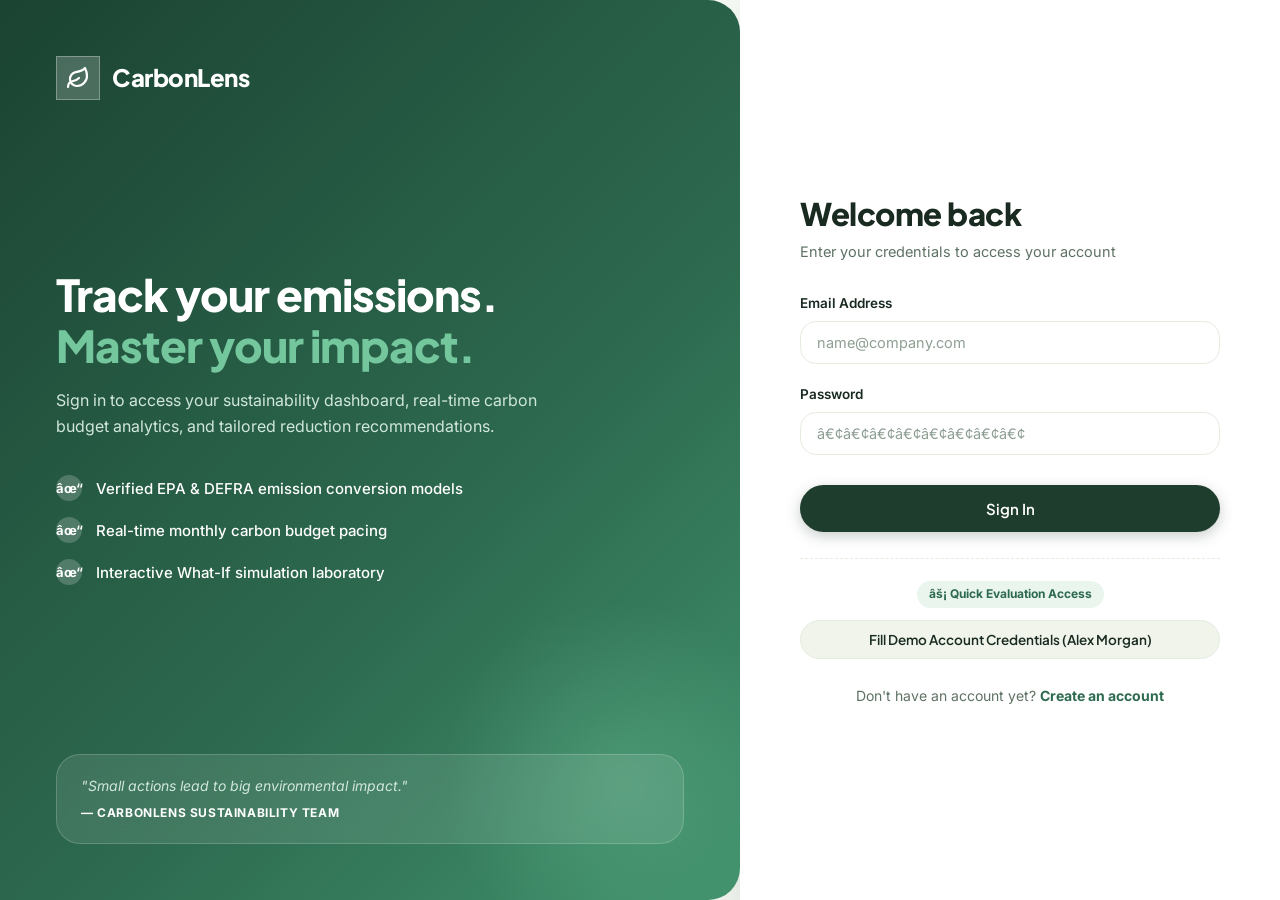
<file: frontend/goals.html>
﻿<!DOCTYPE html>
<html lang="en">
<head>
  <meta charset="UTF-8">
  <meta name="viewport" content="width=device-width, initial-scale=1.0">
  <title>Carbon Budget & Goals — CarbonLens</title>
  <link rel="preconnect" href="https://fonts.googleapis.com">
  <link rel="preconnect" href="https://fonts.gstatic.com" crossorigin>
  <link href="https://fonts.googleapis.com/css2?family=Plus+Jakarta+Sans:wght@400;500;600;700;800&family=Inter:wght@400;500;600;700&display=swap" rel="stylesheet">
  <link rel="stylesheet" href="css/global.css?v=2.1">
  <link rel="stylesheet" href="css/dashboard.css?v=2.1">
  <link rel="stylesheet" href="css/responsive.css">
</head>
<body>

  <div class="app-container">
    <!-- Sidebar Navigation -->
    <aside class="sidebar">
      <div class="sidebar-header">
        <div class="logo-icon"><svg width="22" height="22" viewBox="0 0 24 24" fill="none" stroke="currentColor" stroke-width="2.2" stroke-linecap="round" stroke-linejoin="round"><path d="M11 20A7 7 0 0 1 9.8 6.1C15.5 5 17 4.48 19 2c1 2 2 4.18 2 8 0 5.5-4.78 10-10 10Z"/><path d="M2 21c0-3 1.85-5.36 5.08-6C9.5 14.52 12 13 13 12"/></svg></div>
        <div class="logo-text">Carbon<span>Lens</span></div>
      </div>

            <nav class="sidebar-nav">
        <div class="nav-section-title">Core Intelligence</div>
        <a href="dashboard.html" class="nav-item">
          <span class="nav-icon"><svg width="18" height="18" viewBox="0 0 24 24" fill="none" stroke="currentColor" stroke-width="2" stroke-linecap="round" stroke-linejoin="round"><rect width="7" height="9" x="3" y="3" rx="1"/><rect width="7" height="5" x="14" y="3" rx="1"/><rect width="7" height="9" x="14" y="12" rx="1"/><rect width="7" height="5" x="3" y="16" rx="1"/></svg></span>
          <span>Dashboard</span>
        </a>
        <a href="activities.html" class="nav-item">
          <span class="nav-icon"><svg width="18" height="18" viewBox="0 0 24 24" fill="none" stroke="currentColor" stroke-width="2" stroke-linecap="round" stroke-linejoin="round"><path d="M4 19.5v-15A2.5 2.5 0 0 1 6.5 2H20v20H6.5a2.5 2.5 0 0 1-2.5-2.5Z"/><path d="M8 7h6"/><path d="M8 11h8"/></svg></span>
          <span>Activity Log</span>
        </a>
        <a href="goals.html" class="nav-item active">
          <span class="nav-icon"><svg width="18" height="18" viewBox="0 0 24 24" fill="none" stroke="currentColor" stroke-width="2" stroke-linecap="round" stroke-linejoin="round"><circle cx="12" cy="12" r="10"/><circle cx="12" cy="12" r="6"/><circle cx="12" cy="12" r="2"/></svg></span>
          <span>Carbon Budget</span>
        </a>
        <a href="simulator.html" class="nav-item">
          <span class="nav-icon"><svg width="18" height="18" viewBox="0 0 24 24" fill="none" stroke="currentColor" stroke-width="2" stroke-linecap="round" stroke-linejoin="round"><path d="M10 2v7.31L4.2 18.4A2 2 0 0 0 5.8 21.6h12.4a2 2 0 0 0 1.6-3.2L14 9.31V2Z"/><line x1="8.5" x2="15.5" y1="2" y2="2"/><path d="M14 9.3h-4"/></svg></span>
          <span>"What If?" Lab</span>
        </a>

        <div class="nav-section-title" style="margin-top: 14px;">Community & Growth</div>
        <a href="achievements.html" class="nav-item">
          <span class="nav-icon"><svg width="18" height="18" viewBox="0 0 24 24" fill="none" stroke="currentColor" stroke-width="2" stroke-linecap="round" stroke-linejoin="round"><path d="M6 9H4.5a2.5 2.5 0 0 1 0-5H6"/><path d="M18 9h1.5a2.5 2.5 0 0 0 0-5H18"/><path d="M4 22h16"/><path d="M10 14.66V17c0 .55-.47.98-.97 1.21C7.85 18.75 7 20.24 7 22"/><path d="M14 14.66V17c0 .55.47.98.97 1.21C16.15 18.75 17 20.24 17 22"/><path d="M18 2H6v7a6 6 0 0 0 12 0V2Z"/></svg></span>
          <span>Achievements</span>
        </a>
        <a href="leaderboard.html" class="nav-item">
          <span class="nav-icon"><svg width="18" height="18" viewBox="0 0 24 24" fill="none" stroke="currentColor" stroke-width="2" stroke-linecap="round" stroke-linejoin="round"><circle cx="12" cy="12" r="10"/><path d="M12 2a14.5 14.5 0 0 0 0 20 14.5 14.5 0 0 0 0-20"/><path d="M2 12h20"/></svg></span>
          <span>Leaderboard</span>
        </a>
        <a href="profile.html" class="nav-item">
          <span class="nav-icon"><svg width="18" height="18" viewBox="0 0 24 24" fill="none" stroke="currentColor" stroke-width="2" stroke-linecap="round" stroke-linejoin="round"><path d="M12.22 2h-.44a2 2 0 0 0-2 2v.18a2 2 0 0 1-1 1.73l-.43.25a2 2 0 0 1-2 0l-.15-.08a2 2 0 0 0-2.73.73l-.22.38a2 2 0 0 0 .73 2.73l.15.1a2 2 0 0 1 1 1.72v.51a2 2 0 0 1-1 1.74l-.15.09a2 2 0 0 0-.73 2.73l.22.38a2 2 0 0 0 2.73.73l.15-.08a2 2 0 0 1 2 0l.43.25a2 2 0 0 1 1 1.73V20a2 2 0 0 0 2 2h.44a2 2 0 0 0 2-2v-.18a2 2 0 0 1 1-1.73l.43-.25a2 2 0 0 1 2 0l.15.08a2 2 0 0 0 2.73-.73l.22-.39a2 2 0 0 0-.73-2.73l-.15-.08a2 2 0 0 1-1-1.74v-.5a2 2 0 0 1 1-1.74l.15-.09a2 2 0 0 0 .73-2.73l-.22-.38a2 2 0 0 0-2.73-.73l-.15.08a2 2 0 0 1-2 0l-.43-.25a2 2 0 0 1-1-1.73V4a2 2 0 0 0-2-2z"/><circle cx="12" cy="12" r="3"/></svg></span>
          <span>Settings & Export</span>
        </a>
      </nav>

      <div class="sidebar-footer">
        <div class="user-profile-summary">
          <div class="user-avatar">U</div>
          <div class="user-meta">
            <div class="user-meta-name">Loading...</div>
            <div class="user-meta-role">Sustainability Member</div>
          </div>
        </div>
        <button class="btn-logout" title="Sign Out"><svg width="18" height="18" viewBox="0 0 24 24" fill="none" stroke="currentColor" stroke-width="2" stroke-linecap="round" stroke-linejoin="round"><path d="M9 21H5a2 2 0 0 1-2-2V5a2 2 0 0 1 2-2h4"/><polyline points="16 17 21 12 16 7"/><line x1="21" x2="9" y1="12" y2="12"/></svg></button>
      </div>
    </aside>

    <!-- Main Wrapper -->
    <div class="main-wrapper">
      <header class="top-navbar">
        <div class="navbar-left">
          <button class="mobile-nav-toggle"><svg width="20" height="20" viewBox="0 0 24 24" fill="none" stroke="currentColor" stroke-width="2" stroke-linecap="round" stroke-linejoin="round"><line x1="4" x2="20" y1="12" y2="12"/><line x1="4" x2="20" y1="6" y2="6"/><line x1="4" x2="20" y1="18" y2="18"/></svg></button>
          <h1 class="page-title">Carbon Budget Management</h1>
        </div>
      </header>

      <main class="content-body">
        <!-- Active Target Progress Card -->
        <section class="card" style="margin-bottom: 32px;">
          <div class="card-header">
            <h3 class="card-title"> Active Monthly Carbon Target</h3>
            <span style="font-size: 12.5px; color: var(--text-muted);">Current Month Pacing</span>
          </div>
          <div id="active-goal-container">
            <p style="color:var(--text-muted);">Loading active goal metrics...</p>
          </div>
        </section>

        <!-- Set/Update Target Card -->
        <section id="set-goal-card" class="card" style="margin-bottom: 32px;">
          <div class="card-header">
            <h3 class="card-title">âš™ï¸ Configure Monthly Target</h3>
            <span style="font-size: 12.5px; color: var(--text-muted);">Define your emissions budget ceiling</span>
          </div>

          <!-- Benchmark Presets -->
          <div style="margin-bottom: 24px;">
            <label class="form-label" style="font-size: 12px; color: var(--text-muted); text-transform: uppercase; letter-spacing: 0.05em;">Recommended Benchmarks</label>
            <div style="display: grid; grid-template-columns: repeat(auto-fit, minmax(200px, 1fr)); gap: 14px;">
              <button type="button" class="btn btn-secondary btn-preset-goal" data-target="150" style="flex-direction: column; align-items: flex-start; padding: 14px 18px; border-radius: var(--radius-lg);">
                <strong style="font-size: 14.5px; color: #2d6a4f; font-family: var(--font-display);">150 kg CO₂e / mo</strong>
                <span style="font-size: 12px; color: var(--text-muted);">Eco Champion Benchmark</span>
              </button>
              <button type="button" class="btn btn-secondary btn-preset-goal" data-target="220" style="flex-direction: column; align-items: flex-start; padding: 14px 18px; border-radius: var(--radius-lg);">
                <strong style="font-size: 14.5px; color: #3d7ab8; font-family: var(--font-display);">220 kg CO₂e / mo</strong>
                <span style="font-size: 12px; color: var(--text-muted);">Balanced Urban Pacing</span>
              </button>
              <button type="button" class="btn btn-secondary btn-preset-goal" data-target="350" style="flex-direction: column; align-items: flex-start; padding: 14px 18px; border-radius: var(--radius-lg);">
                <strong style="font-size: 14.5px; color: #e76f51; font-family: var(--font-display);">350 kg CO₂e / mo</strong>
                <span style="font-size: 12px; color: var(--text-muted);">Transitional Target</span>
              </button>
            </div>
          </div>

          <form id="set-goal-form">
            <div class="form-group">
              <label for="monthly_target" class="form-label">Monthly Target Limit (kg CO₂e)</label>
              <input type="number" id="monthly_target" class="form-input" placeholder="e.g. 200.0" step="any" min="1" required style="max-width: 340px;">
              <p class="form-hint">Setting a new target will archive previous historical targets.</p>
            </div>

            <button type="submit" id="btn-save-goal" class="btn btn-leaf">
              Update Carbon Target
            </button>
          </form>
        </section>

        <!-- Goal History -->
        <section class="card">
          <div class="card-header">
            <h3 class="card-title">📜 Target History</h3>
          </div>
          <div class="table-responsive">
            <table class="table">
              <thead>
                <tr>
                  <th>Date Configured</th>
                  <th>Target Limit</th>
                  <th>Start Date</th>
                  <th>Status</th>
                  <th style="text-align: right;">Actions</th>
                </tr>
              </thead>
              <tbody id="goals-history-table-body">
                <tr><td colspan="5" style="text-align:center; padding: 28px; color: var(--text-muted);">Loading historical targets...</td></tr>
              </tbody>
            </table>
          </div>
        </section>

        <!-- Edit Goal Modal -->
        <div id="edit-goal-modal" class="modal-backdrop" style="display:none; position:fixed; inset:0; background:rgba(15,23,42,0.45); backdrop-filter:blur(4px); z-index:9999; align-items:center; justify-content:center;">
          <div class="modal-card card" style="max-width:440px; width:90%; margin:auto; box-shadow:0 20px 40px rgba(0,0,0,0.18); border-radius:var(--radius-xl);">
            <div class="card-header" style="display:flex; justify-content:space-between; align-items:center;">
              <h3 class="card-title">✏️ Edit Target</h3>
              <button type="button" id="btn-close-edit-goal" class="btn btn-secondary" style="padding:4px 10px; min-width:auto; border-radius:50%;">✕</button>
            </div>
            <form id="edit-goal-form" style="margin-top:16px;">
              <input type="hidden" id="edit-goal-id">
              <div class="form-group" style="margin-bottom:18px;">
                <label for="edit-monthly-target" class="form-label">Monthly Target Limit (kg CO₂e)</label>
                <input type="number" id="edit-monthly-target" class="form-input" step="any" min="1" required>
              </div>
              <div class="form-group" style="margin-bottom:20px;">
                <label for="edit-start-date" class="form-label">Start Date</label>
                <input type="date" id="edit-start-date" class="form-input" required>
              </div>
              <div style="display:flex; gap:12px; justify-content:flex-end;">
                <button type="button" id="btn-cancel-edit-goal" class="btn btn-secondary">Cancel</button>
                <button type="submit" id="btn-submit-edit-goal" class="btn btn-leaf">Save Changes</button>
              </div>
            </form>
          </div>
        </div>
      </main>
    </div>
  </div>

  <script src="js/api.js?v=2.1"></script>
  <script src="js/auth.js?v=2.1"></script>
  <script src="js/goals.js?v=2.1"></script>
</body>
</html>
</file>
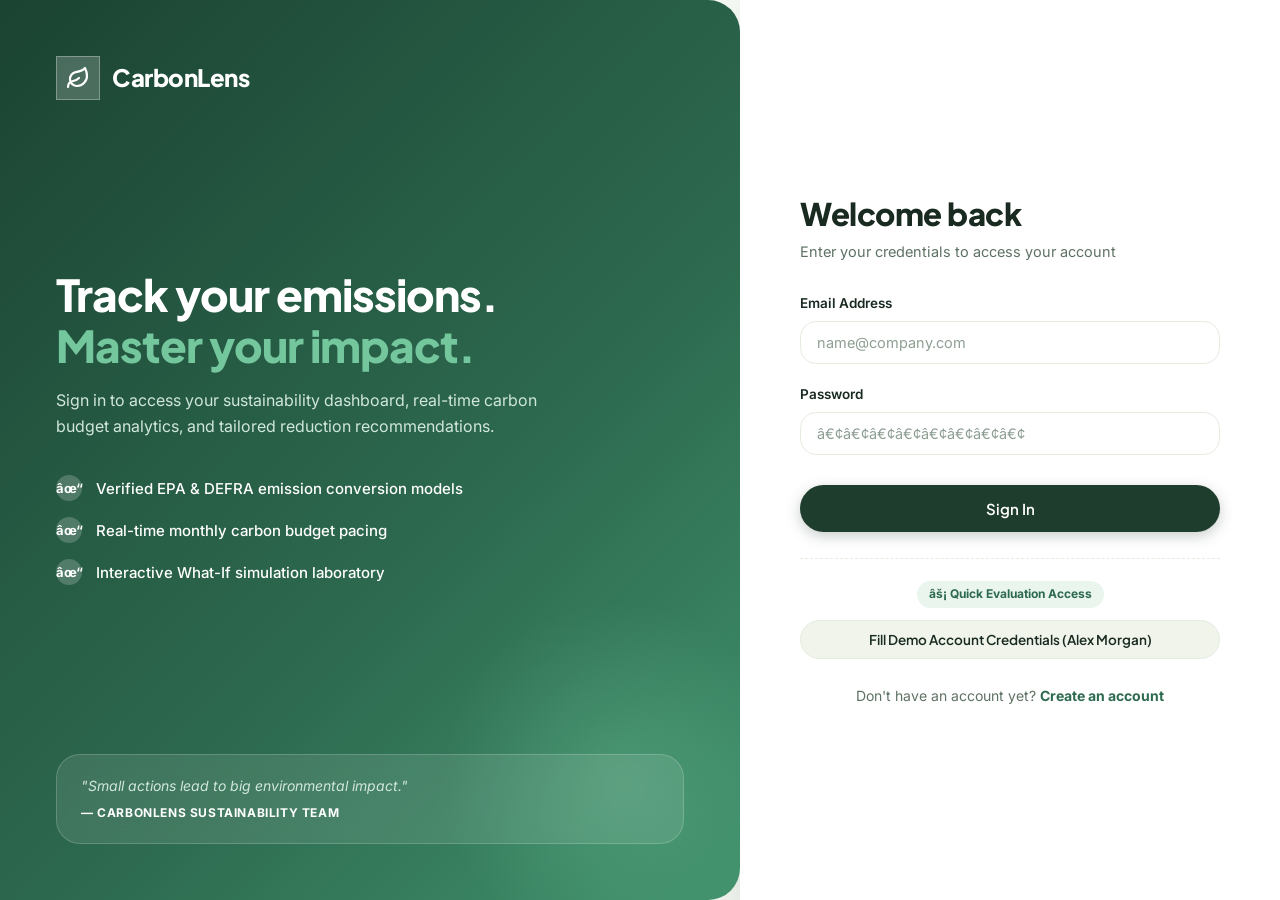
<file: frontend/leaderboard.html>
﻿<!DOCTYPE html>
<html lang="en">
<head>
  <meta charset="UTF-8">
  <meta name="viewport" content="width=device-width, initial-scale=1.0">
  <title>Community Leaderboard — CarbonLens</title>
  <link rel="preconnect" href="https://fonts.googleapis.com">
  <link rel="preconnect" href="https://fonts.gstatic.com" crossorigin>
  <link href="https://fonts.googleapis.com/css2?family=Plus+Jakarta+Sans:wght@400;500;600;700;800&family=Inter:wght@400;500;600;700&display=swap" rel="stylesheet">
  <link rel="stylesheet" href="css/global.css?v=2.1">
  <link rel="stylesheet" href="css/dashboard.css?v=2.1">
  <link rel="stylesheet" href="css/responsive.css">
</head>
<body>

  <div class="app-container">
    <!-- Sidebar Navigation -->
    <aside class="sidebar">
      <div class="sidebar-header">
        <div class="logo-icon"><svg width="22" height="22" viewBox="0 0 24 24" fill="none" stroke="currentColor" stroke-width="2.2" stroke-linecap="round" stroke-linejoin="round"><path d="M11 20A7 7 0 0 1 9.8 6.1C15.5 5 17 4.48 19 2c1 2 2 4.18 2 8 0 5.5-4.78 10-10 10Z"/><path d="M2 21c0-3 1.85-5.36 5.08-6C9.5 14.52 12 13 13 12"/></svg></div>
        <div class="logo-text">Carbon<span>Lens</span></div>
      </div>

            <nav class="sidebar-nav">
        <div class="nav-section-title">Core Intelligence</div>
        <a href="dashboard.html" class="nav-item">
          <span class="nav-icon"><svg width="18" height="18" viewBox="0 0 24 24" fill="none" stroke="currentColor" stroke-width="2" stroke-linecap="round" stroke-linejoin="round"><rect width="7" height="9" x="3" y="3" rx="1"/><rect width="7" height="5" x="14" y="3" rx="1"/><rect width="7" height="9" x="14" y="12" rx="1"/><rect width="7" height="5" x="3" y="16" rx="1"/></svg></span>
          <span>Dashboard</span>
        </a>
        <a href="activities.html" class="nav-item">
          <span class="nav-icon"><svg width="18" height="18" viewBox="0 0 24 24" fill="none" stroke="currentColor" stroke-width="2" stroke-linecap="round" stroke-linejoin="round"><path d="M4 19.5v-15A2.5 2.5 0 0 1 6.5 2H20v20H6.5a2.5 2.5 0 0 1-2.5-2.5Z"/><path d="M8 7h6"/><path d="M8 11h8"/></svg></span>
          <span>Activity Log</span>
        </a>
        <a href="goals.html" class="nav-item">
          <span class="nav-icon"><svg width="18" height="18" viewBox="0 0 24 24" fill="none" stroke="currentColor" stroke-width="2" stroke-linecap="round" stroke-linejoin="round"><circle cx="12" cy="12" r="10"/><circle cx="12" cy="12" r="6"/><circle cx="12" cy="12" r="2"/></svg></span>
          <span>Carbon Budget</span>
        </a>
        <a href="simulator.html" class="nav-item">
          <span class="nav-icon"><svg width="18" height="18" viewBox="0 0 24 24" fill="none" stroke="currentColor" stroke-width="2" stroke-linecap="round" stroke-linejoin="round"><path d="M10 2v7.31L4.2 18.4A2 2 0 0 0 5.8 21.6h12.4a2 2 0 0 0 1.6-3.2L14 9.31V2Z"/><line x1="8.5" x2="15.5" y1="2" y2="2"/><path d="M14 9.3h-4"/></svg></span>
          <span>"What If?" Lab</span>
        </a>

        <div class="nav-section-title" style="margin-top: 14px;">Community & Growth</div>
        <a href="achievements.html" class="nav-item">
          <span class="nav-icon"><svg width="18" height="18" viewBox="0 0 24 24" fill="none" stroke="currentColor" stroke-width="2" stroke-linecap="round" stroke-linejoin="round"><path d="M6 9H4.5a2.5 2.5 0 0 1 0-5H6"/><path d="M18 9h1.5a2.5 2.5 0 0 0 0-5H18"/><path d="M4 22h16"/><path d="M10 14.66V17c0 .55-.47.98-.97 1.21C7.85 18.75 7 20.24 7 22"/><path d="M14 14.66V17c0 .55.47.98.97 1.21C16.15 18.75 17 20.24 17 22"/><path d="M18 2H6v7a6 6 0 0 0 12 0V2Z"/></svg></span>
          <span>Achievements</span>
        </a>
        <a href="leaderboard.html" class="nav-item active">
          <span class="nav-icon"><svg width="18" height="18" viewBox="0 0 24 24" fill="none" stroke="currentColor" stroke-width="2" stroke-linecap="round" stroke-linejoin="round"><circle cx="12" cy="12" r="10"/><path d="M12 2a14.5 14.5 0 0 0 0 20 14.5 14.5 0 0 0 0-20"/><path d="M2 12h20"/></svg></span>
          <span>Leaderboard</span>
        </a>
        <a href="profile.html" class="nav-item">
          <span class="nav-icon"><svg width="18" height="18" viewBox="0 0 24 24" fill="none" stroke="currentColor" stroke-width="2" stroke-linecap="round" stroke-linejoin="round"><path d="M12.22 2h-.44a2 2 0 0 0-2 2v.18a2 2 0 0 1-1 1.73l-.43.25a2 2 0 0 1-2 0l-.15-.08a2 2 0 0 0-2.73.73l-.22.38a2 2 0 0 0 .73 2.73l.15.1a2 2 0 0 1 1 1.72v.51a2 2 0 0 1-1 1.74l-.15.09a2 2 0 0 0-.73 2.73l.22.38a2 2 0 0 0 2.73.73l.15-.08a2 2 0 0 1 2 0l.43.25a2 2 0 0 1 1 1.73V20a2 2 0 0 0 2 2h.44a2 2 0 0 0 2-2v-.18a2 2 0 0 1 1-1.73l.43-.25a2 2 0 0 1 2 0l.15.08a2 2 0 0 0 2.73-.73l.22-.39a2 2 0 0 0-.73-2.73l-.15-.08a2 2 0 0 1-1-1.74v-.5a2 2 0 0 1 1-1.74l.15-.09a2 2 0 0 0 .73-2.73l-.22-.38a2 2 0 0 0-2.73-.73l-.15.08a2 2 0 0 1-2 0l-.43-.25a2 2 0 0 1-1-1.73V4a2 2 0 0 0-2-2z"/><circle cx="12" cy="12" r="3"/></svg></span>
          <span>Settings & Export</span>
        </a>
      </nav>

      <div class="sidebar-footer">
        <div class="user-profile-summary">
          <div class="user-avatar">U</div>
          <div class="user-meta">
            <div class="user-meta-name">Loading...</div>
            <div class="user-meta-role">Sustainability Member</div>
          </div>
        </div>
        <button class="btn-logout" title="Sign Out"><svg width="18" height="18" viewBox="0 0 24 24" fill="none" stroke="currentColor" stroke-width="2" stroke-linecap="round" stroke-linejoin="round"><path d="M9 21H5a2 2 0 0 1-2-2V5a2 2 0 0 1 2-2h4"/><polyline points="16 17 21 12 16 7"/><line x1="21" x2="9" y1="12" y2="12"/></svg></button>
      </div>
    </aside>

    <!-- Main Wrapper -->
    <div class="main-wrapper">
      <header class="top-navbar">
        <div class="navbar-left">
          <button class="mobile-nav-toggle"><svg width="20" height="20" viewBox="0 0 24 24" fill="none" stroke="currentColor" stroke-width="2" stroke-linecap="round" stroke-linejoin="round"><line x1="4" x2="20" y1="12" y2="12"/><line x1="4" x2="20" y1="6" y2="6"/><line x1="4" x2="20" y1="18" y2="18"/></svg></button>
          <h1 class="page-title">Community Sustainability Leaderboard</h1>
        </div>
      </header>

      <main class="content-body">
        <!-- Privacy Banner -->
        <section class="card" style="margin-bottom: 28px; background: linear-gradient(135deg, #eaf5ee 0%, #f0fdf4 100%); border-color: #c9e8d4;">
          <div style="display: flex; gap: 18px; align-items: center;">
            <div style="font-size: 34px;">ðŸ›¡ï¸</div>
            <div>
              <h3 style="font-size: 1.15rem; font-weight: 800; color: #1b4332; margin-bottom: 4px;">Privacy-Safe Sustainability Index</h3>
              <p style="font-size: 13.5px; color: #2d6a4f; line-height: 1.5;">
                Rankings are based on the <strong>CarbonLens Sustainability Score</strong> (0â€“100), rewarding budget pacing, month-over-month reductions, and low-carbon choices without sharing personal contact or location details.
              </p>
            </div>
          </div>
        </section>

        <!-- Leaderboard Table Card -->
        <section class="card">
          <div class="card-header">
            <h3 class="card-title">ðŸ† Top Community Reducers</h3>
            <span style="font-size: 12.5px; color: var(--text-muted);">Real-Time Pacing</span>
          </div>

          <div class="table-responsive">
            <table class="table">
              <thead>
                <tr>
                  <th>Rank</th>
                  <th>Member Handle</th>
                  <th>Sustainability Score</th>
                  <th>Tier</th>
                  <th>Monthly Footprint</th>
                  <th>MoM Reduction</th>
                </tr>
              </thead>
              <tbody id="leaderboard-table-body">
                <tr><td colspan="6" style="text-align:center; padding: 36px; color: var(--text-muted);">Loading leaderboard data...</td></tr>
              </tbody>
            </table>
          </div>
        </section>
      </main>
    </div>
  </div>

  <script src="js/api.js?v=2.1"></script>
  <script src="js/auth.js"></script>
  <script src="js/leaderboard.js?v=2.1"></script>
</body>
</html>
</file>
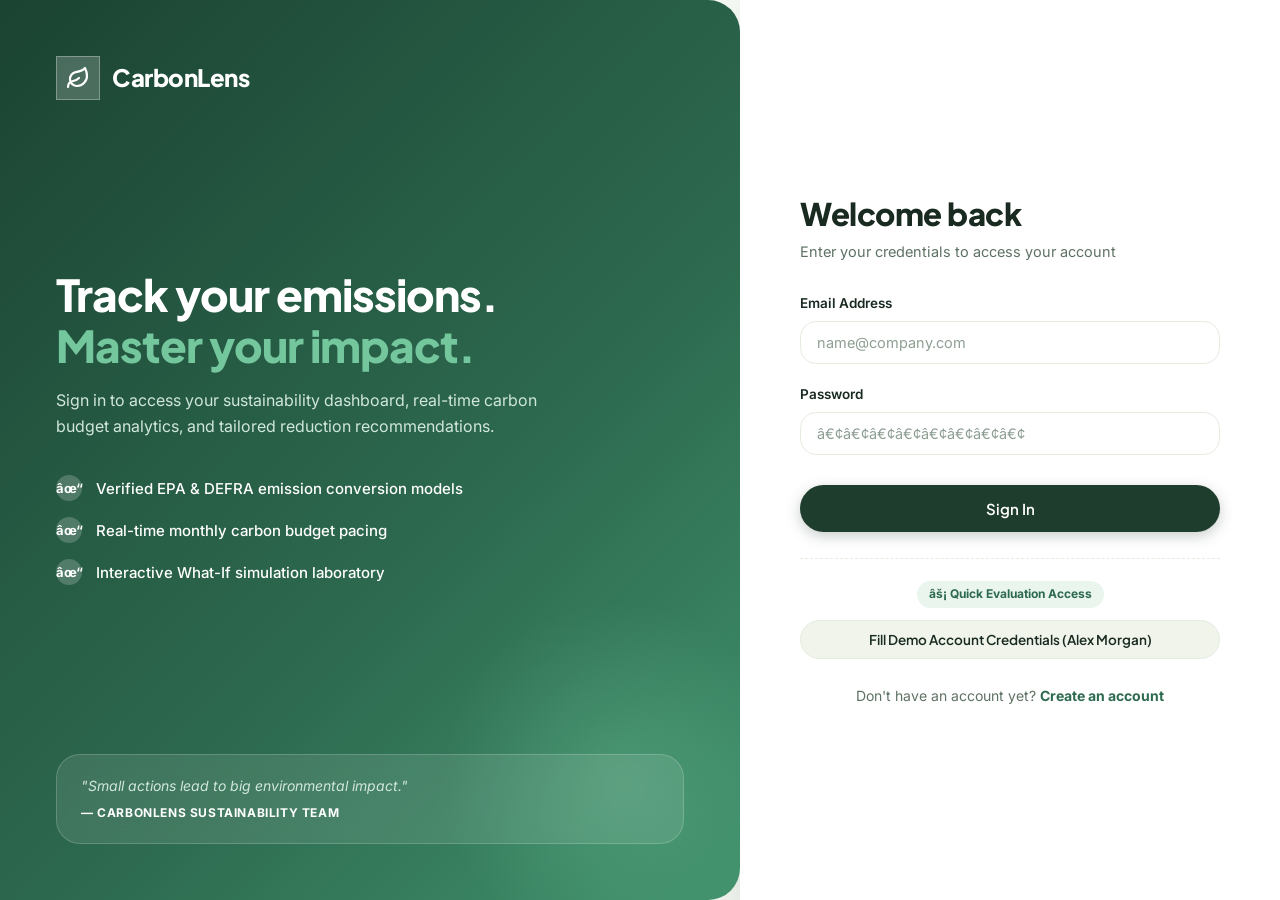
<file: frontend/login.html>
﻿<!DOCTYPE html>
<html lang="en">
<head>
  <meta charset="UTF-8">
  <meta name="viewport" content="width=device-width, initial-scale=1.0">
  <title>Sign In â€” CarbonLens</title>
  <link rel="preconnect" href="https://fonts.googleapis.com">
  <link rel="preconnect" href="https://fonts.gstatic.com" crossorigin>
  <link href="https://fonts.googleapis.com/css2?family=Plus+Jakarta+Sans:wght@400;500;600;700;800&family=Inter:wght@400;500;600;700&display=swap" rel="stylesheet">
  <link rel="stylesheet" href="css/global.css?v=2.1">
  <link rel="stylesheet" href="css/auth.css?v=2.1">
  <link rel="stylesheet" href="css/responsive.css">
</head>
<body class="auth-page">

  <div class="auth-container">
    <!-- Left Hero Sidebar -->
    <div class="auth-sidebar-hero">
      <div class="auth-brand">
        <div class="auth-brand-logo"><svg width="24" height="24" viewBox="0 0 24 24" fill="none" stroke="#ffffff" stroke-width="2.2" stroke-linecap="round" stroke-linejoin="round"><path d="M11 20A7 7 0 0 1 9.8 6.1C15.5 5 17 4.48 19 2c1 2 2 4.18 2 8 0 5.5-4.78 10-10 10Z"/><path d="M2 21c0-3 1.85-5.36 5.08-6C9.5 14.52 12 13 13 12"/></svg></div>
        <div class="auth-brand-name">Carbon<span>Lens</span></div>
      </div>

      <div class="auth-hero-content">
        <h2 class="auth-hero-title">Track your emissions.<br><span>Master your impact.</span></h2>
        <p class="auth-hero-desc">
          Sign in to access your sustainability dashboard, real-time carbon budget analytics, and tailored reduction recommendations.
        </p>
        <ul class="auth-features-list">
          <li><div class="auth-feature-check">âœ“</div> Verified EPA & DEFRA emission conversion models</li>
          <li><div class="auth-feature-check">âœ“</div> Real-time monthly carbon budget pacing</li>
          <li><div class="auth-feature-check">âœ“</div> Interactive What-If simulation laboratory</li>
        </ul>
      </div>

      <div class="auth-quote-card">
        <div class="auth-quote-text">
          "Small actions lead to big environmental impact."
        </div>
        <div class="auth-quote-author">— CarbonLens Sustainability Team</div>
      </div>
    </div>

    <!-- Right Login Form Panel -->
    <div class="auth-form-panel">
      <div class="auth-card-inner">
        <div class="auth-header">
          <h1 class="auth-title">Welcome back</h1>
          <p class="auth-subtitle">Enter your credentials to access your account</p>
        </div>

        <div id="auth-alert" class="auth-alert"></div>

        <form id="login-form">
          <div class="form-group">
            <label for="email" class="form-label">Email Address</label>
            <input type="email" id="email" class="form-input" placeholder="name@company.com" required autocomplete="email">
          </div>

          <div class="form-group">
            <label for="password" class="form-label">Password</label>
            <input type="password" id="password" class="form-input" placeholder="â€¢â€¢â€¢â€¢â€¢â€¢â€¢â€¢" required autocomplete="current-password">
          </div>

          <button type="submit" id="btn-login-submit" class="btn btn-primary" style="width: 100%; padding: 13px; font-size: 15px; margin-top: 10px;">
            Sign In
          </button>
        </form>

        <!-- Instant Demo Account Helper -->
        <div class="demo-login-box">
          <div class="demo-badge-banner">âš¡ Quick Evaluation Access</div>
          <button type="button" id="btn-demo-fill" class="btn btn-demo-fill">
            Fill Demo Account Credentials (Alex Morgan)
          </button>
        </div>

        <div class="auth-footer">
          Don't have an account yet? <a href="register.html" style="font-weight: 700;">Create an account</a>
        </div>
      </div>
    </div>
  </div>

  <script src="js/api.js?v=2.1"></script>
  <script src="js/auth.js"></script>
  <script>
    document.addEventListener('DOMContentLoaded', () => {
      redirectIfAuth();
      initLoginForm();
    });
  </script>
</body>
</html>
</file>
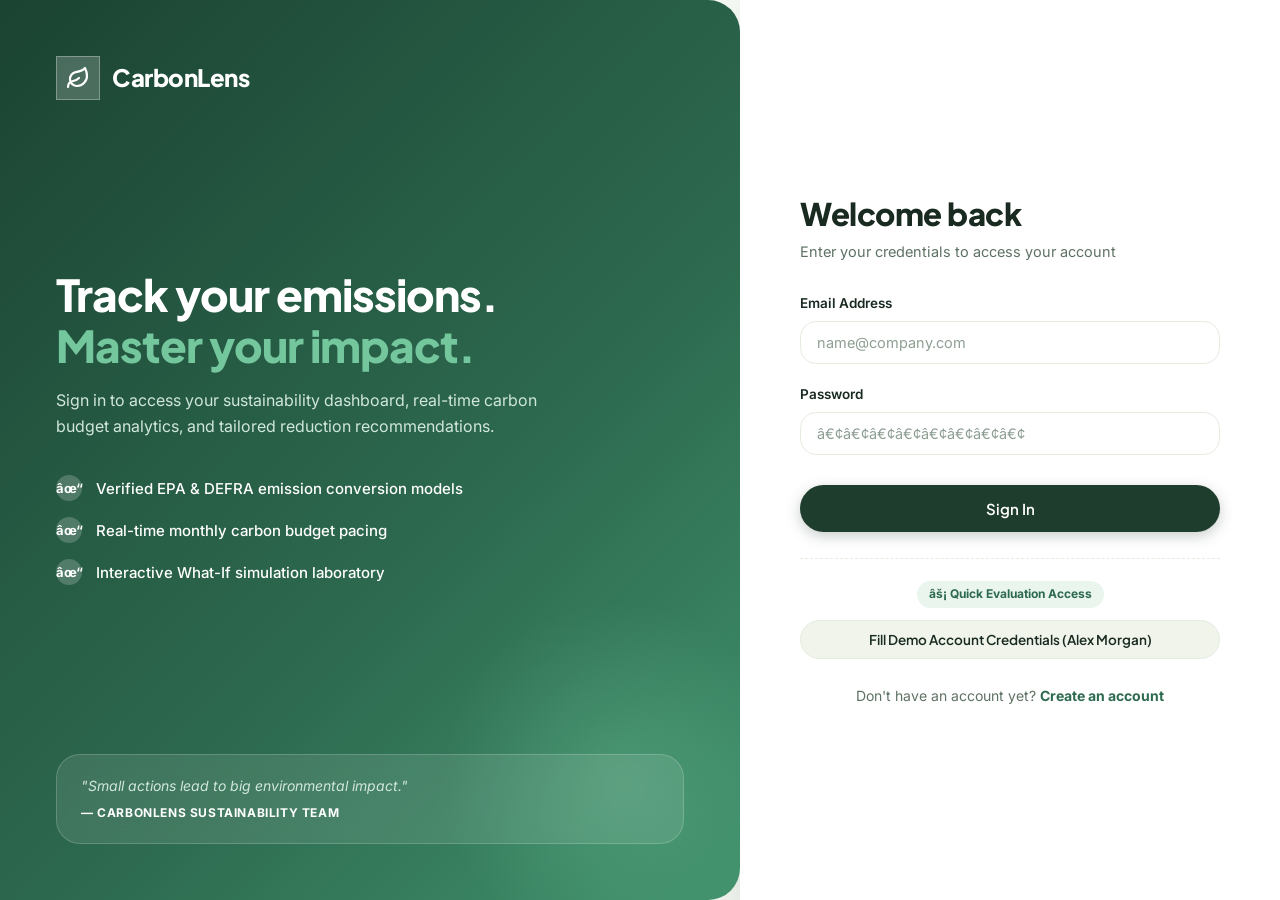
<file: frontend/profile.html>
﻿<!DOCTYPE html>
<html lang="en">
<head>
  <meta charset="UTF-8">
  <meta name="viewport" content="width=device-width, initial-scale=1.0">
  <title>Account Settings & Data Export — CarbonLens</title>
  <link rel="preconnect" href="https://fonts.googleapis.com">
  <link rel="preconnect" href="https://fonts.gstatic.com" crossorigin>
  <link href="https://fonts.googleapis.com/css2?family=Plus+Jakarta+Sans:wght@400;500;600;700;800&family=Inter:wght@400;500;600;700&display=swap" rel="stylesheet">
  <link rel="stylesheet" href="css/global.css?v=2.1">
  <link rel="stylesheet" href="css/dashboard.css?v=2.1">
  <link rel="stylesheet" href="css/responsive.css">
</head>
<body>

  <div class="app-container">
    <!-- Sidebar Navigation -->
    <aside class="sidebar">
      <div class="sidebar-header">
        <div class="logo-icon"><svg width="22" height="22" viewBox="0 0 24 24" fill="none" stroke="currentColor" stroke-width="2.2" stroke-linecap="round" stroke-linejoin="round"><path d="M11 20A7 7 0 0 1 9.8 6.1C15.5 5 17 4.48 19 2c1 2 2 4.18 2 8 0 5.5-4.78 10-10 10Z"/><path d="M2 21c0-3 1.85-5.36 5.08-6C9.5 14.52 12 13 13 12"/></svg></div>
        <div class="logo-text">Carbon<span>Lens</span></div>
      </div>

            <nav class="sidebar-nav">
        <div class="nav-section-title">Core Intelligence</div>
        <a href="dashboard.html" class="nav-item">
          <span class="nav-icon"><svg width="18" height="18" viewBox="0 0 24 24" fill="none" stroke="currentColor" stroke-width="2" stroke-linecap="round" stroke-linejoin="round"><rect width="7" height="9" x="3" y="3" rx="1"/><rect width="7" height="5" x="14" y="3" rx="1"/><rect width="7" height="9" x="14" y="12" rx="1"/><rect width="7" height="5" x="3" y="16" rx="1"/></svg></span>
          <span>Dashboard</span>
        </a>
        <a href="activities.html" class="nav-item">
          <span class="nav-icon"><svg width="18" height="18" viewBox="0 0 24 24" fill="none" stroke="currentColor" stroke-width="2" stroke-linecap="round" stroke-linejoin="round"><path d="M4 19.5v-15A2.5 2.5 0 0 1 6.5 2H20v20H6.5a2.5 2.5 0 0 1-2.5-2.5Z"/><path d="M8 7h6"/><path d="M8 11h8"/></svg></span>
          <span>Activity Log</span>
        </a>
        <a href="goals.html" class="nav-item">
          <span class="nav-icon"><svg width="18" height="18" viewBox="0 0 24 24" fill="none" stroke="currentColor" stroke-width="2" stroke-linecap="round" stroke-linejoin="round"><circle cx="12" cy="12" r="10"/><circle cx="12" cy="12" r="6"/><circle cx="12" cy="12" r="2"/></svg></span>
          <span>Carbon Budget</span>
        </a>
        <a href="simulator.html" class="nav-item">
          <span class="nav-icon"><svg width="18" height="18" viewBox="0 0 24 24" fill="none" stroke="currentColor" stroke-width="2" stroke-linecap="round" stroke-linejoin="round"><path d="M10 2v7.31L4.2 18.4A2 2 0 0 0 5.8 21.6h12.4a2 2 0 0 0 1.6-3.2L14 9.31V2Z"/><line x1="8.5" x2="15.5" y1="2" y2="2"/><path d="M14 9.3h-4"/></svg></span>
          <span>"What If?" Lab</span>
        </a>

        <div class="nav-section-title" style="margin-top: 14px;">Community & Growth</div>
        <a href="achievements.html" class="nav-item">
          <span class="nav-icon"><svg width="18" height="18" viewBox="0 0 24 24" fill="none" stroke="currentColor" stroke-width="2" stroke-linecap="round" stroke-linejoin="round"><path d="M6 9H4.5a2.5 2.5 0 0 1 0-5H6"/><path d="M18 9h1.5a2.5 2.5 0 0 0 0-5H18"/><path d="M4 22h16"/><path d="M10 14.66V17c0 .55-.47.98-.97 1.21C7.85 18.75 7 20.24 7 22"/><path d="M14 14.66V17c0 .55.47.98.97 1.21C16.15 18.75 17 20.24 17 22"/><path d="M18 2H6v7a6 6 0 0 0 12 0V2Z"/></svg></span>
          <span>Achievements</span>
        </a>
        <a href="leaderboard.html" class="nav-item">
          <span class="nav-icon"><svg width="18" height="18" viewBox="0 0 24 24" fill="none" stroke="currentColor" stroke-width="2" stroke-linecap="round" stroke-linejoin="round"><circle cx="12" cy="12" r="10"/><path d="M12 2a14.5 14.5 0 0 0 0 20 14.5 14.5 0 0 0 0-20"/><path d="M2 12h20"/></svg></span>
          <span>Leaderboard</span>
        </a>
        <a href="profile.html" class="nav-item active">
          <span class="nav-icon"><svg width="18" height="18" viewBox="0 0 24 24" fill="none" stroke="currentColor" stroke-width="2" stroke-linecap="round" stroke-linejoin="round"><path d="M12.22 2h-.44a2 2 0 0 0-2 2v.18a2 2 0 0 1-1 1.73l-.43.25a2 2 0 0 1-2 0l-.15-.08a2 2 0 0 0-2.73.73l-.22.38a2 2 0 0 0 .73 2.73l.15.1a2 2 0 0 1 1 1.72v.51a2 2 0 0 1-1 1.74l-.15.09a2 2 0 0 0-.73 2.73l.22.38a2 2 0 0 0 2.73.73l.15-.08a2 2 0 0 1 2 0l.43.25a2 2 0 0 1 1 1.73V20a2 2 0 0 0 2 2h.44a2 2 0 0 0 2-2v-.18a2 2 0 0 1 1-1.73l.43-.25a2 2 0 0 1 2 0l.15.08a2 2 0 0 0 2.73-.73l.22-.39a2 2 0 0 0-.73-2.73l-.15-.08a2 2 0 0 1-1-1.74v-.5a2 2 0 0 1 1-1.74l.15-.09a2 2 0 0 0 .73-2.73l-.22-.38a2 2 0 0 0-2.73-.73l-.15.08a2 2 0 0 1-2 0l-.43-.25a2 2 0 0 1-1-1.73V4a2 2 0 0 0-2-2z"/><circle cx="12" cy="12" r="3"/></svg></span>
          <span>Settings & Export</span>
        </a>
      </nav>

      <div class="sidebar-footer">
        <div class="user-profile-summary">
          <div class="user-avatar">U</div>
          <div class="user-meta">
            <div class="user-meta-name">Loading...</div>
            <div class="user-meta-role">Sustainability Member</div>
          </div>
        </div>
        <button class="btn-logout" title="Sign Out"><svg width="18" height="18" viewBox="0 0 24 24" fill="none" stroke="currentColor" stroke-width="2" stroke-linecap="round" stroke-linejoin="round"><path d="M9 21H5a2 2 0 0 1-2-2V5a2 2 0 0 1 2-2h4"/><polyline points="16 17 21 12 16 7"/><line x1="21" x2="9" y1="12" y2="12"/></svg></button>
      </div>
    </aside>

    <!-- Main Wrapper -->
    <div class="main-wrapper">
      <header class="top-navbar">
        <div class="navbar-left">
          <button class="mobile-nav-toggle"><svg width="20" height="20" viewBox="0 0 24 24" fill="none" stroke="currentColor" stroke-width="2" stroke-linecap="round" stroke-linejoin="round"><line x1="4" x2="20" y1="12" y2="12"/><line x1="4" x2="20" y1="6" y2="6"/><line x1="4" x2="20" y1="18" y2="18"/></svg></button>
          <h1 class="page-title">Profile & Preferences</h1>
        </div>
      </header>

      <main class="content-body" style="max-width: 880px;">
        <!-- Account Overview Card -->
        <section class="card" style="margin-bottom: 28px;">
          <div class="card-header">
            <h3 class="card-title">ðŸ‘¤ Member Profile</h3>
            <span id="profile-role-badge" class="badge badge-neutral">Standard Member</span>
          </div>

          <form id="profile-info-form">
            <div class="form-row">
              <div class="form-group">
                <label for="profile_full_name" class="form-label">Full Name</label>
                <input type="text" id="profile_full_name" class="form-input" required>
              </div>
              <div class="form-group">
                <label for="profile_email" class="form-label">Email Address</label>
                <input type="email" id="profile_email" class="form-input" disabled style="background-color: var(--bg-surface-subtle); cursor: not-allowed;">
              </div>
            </div>

            <div class="form-row">
              <div class="form-group">
                <label for="profile_handle" class="form-label">Leaderboard Public Handle</label>
                <input type="text" id="profile_handle" class="form-input" placeholder="e.g. EcoAlex">
                <p class="form-hint">Displayed on the community leaderboard instead of your real name.</p>
              </div>
              <div class="form-group" style="display: flex; flex-direction: column; justify-content: center;">
                <label class="form-label">Community Privacy</label>
                <label style="display: flex; align-items: center; gap: 10px; font-size: 14px; cursor: pointer;">
                  <input type="checkbox" id="profile_opt_in" style="width: 18px; height: 18px; accent-color: var(--primary);">
                  <span>Show my handle on community leaderboard</span>
                </label>
              </div>
            </div>

            <div style="display: flex; justify-content: space-between; align-items: center; margin-top: 14px; flex-wrap: wrap; gap: 12px;">
              <span style="font-size: 13px; color: var(--text-muted);">Member since: <strong id="profile-member-since">--</strong></span>
              <button type="submit" id="btn-save-profile" class="btn btn-leaf">Save Profile Changes</button>
            </div>
          </form>
        </section>

        <!-- Change Password Card -->
        <section class="card" style="margin-bottom: 28px;">
          <div class="card-header">
            <h3 class="card-title">ðŸ”’ Security & Password</h3>
          </div>

          <form id="change-password-form">
            <div class="form-group">
              <label for="current_password" class="form-label">Current Password</label>
              <input type="password" id="current_password" class="form-input" required autocomplete="current-password" style="max-width: 400px;">
            </div>

            <div class="form-row">
              <div class="form-group">
                <label for="new_password" class="form-label">New Password</label>
                <input type="password" id="new_password" class="form-input" required minlength="6" autocomplete="new-password">
              </div>
              <div class="form-group">
                <label for="confirm_new_password" class="form-label">Confirm New Password</label>
                <input type="password" id="confirm_new_password" class="form-input" required minlength="6" autocomplete="new-password">
              </div>
            </div>

            <button type="submit" id="btn-change-password" class="btn btn-secondary">
              Update Password
            </button>
          </form>
        </section>

        <!-- Data Sovereignty & Export Card -->
        <section class="card">
          <div class="card-header">
            <h3 class="card-title">ðŸ“¦ Data Sovereignty & Export</h3>
            <span class="badge badge-success">GDPR Compliant</span>
          </div>
          <p style="font-size: 14px; color: var(--text-muted); margin-bottom: 22px; line-height: 1.6;">
            You retain 100% ownership of your carbon accounting history. You can export your entire activity log at any time in structured JSON or CSV format for spreadsheet analysis or third-party audits.
          </p>

          <div style="display: flex; gap: 16px; flex-wrap: wrap;">
            <button type="button" id="btn-export-json" class="btn btn-secondary">
              <span>ðŸ“„</span> Export Activities (.JSON)
            </button>
            <button type="button" id="btn-export-csv" class="btn btn-secondary">
              <span></span> Export Activities (.CSV)
            </button>
          </div>
        </section>
      </main>
    </div>
  </div>

  <script src="js/api.js?v=2.1"></script>
  <script src="js/auth.js"></script>
  <script src="js/profile.js?v=2.1"></script>
</body>
</html>
</file>
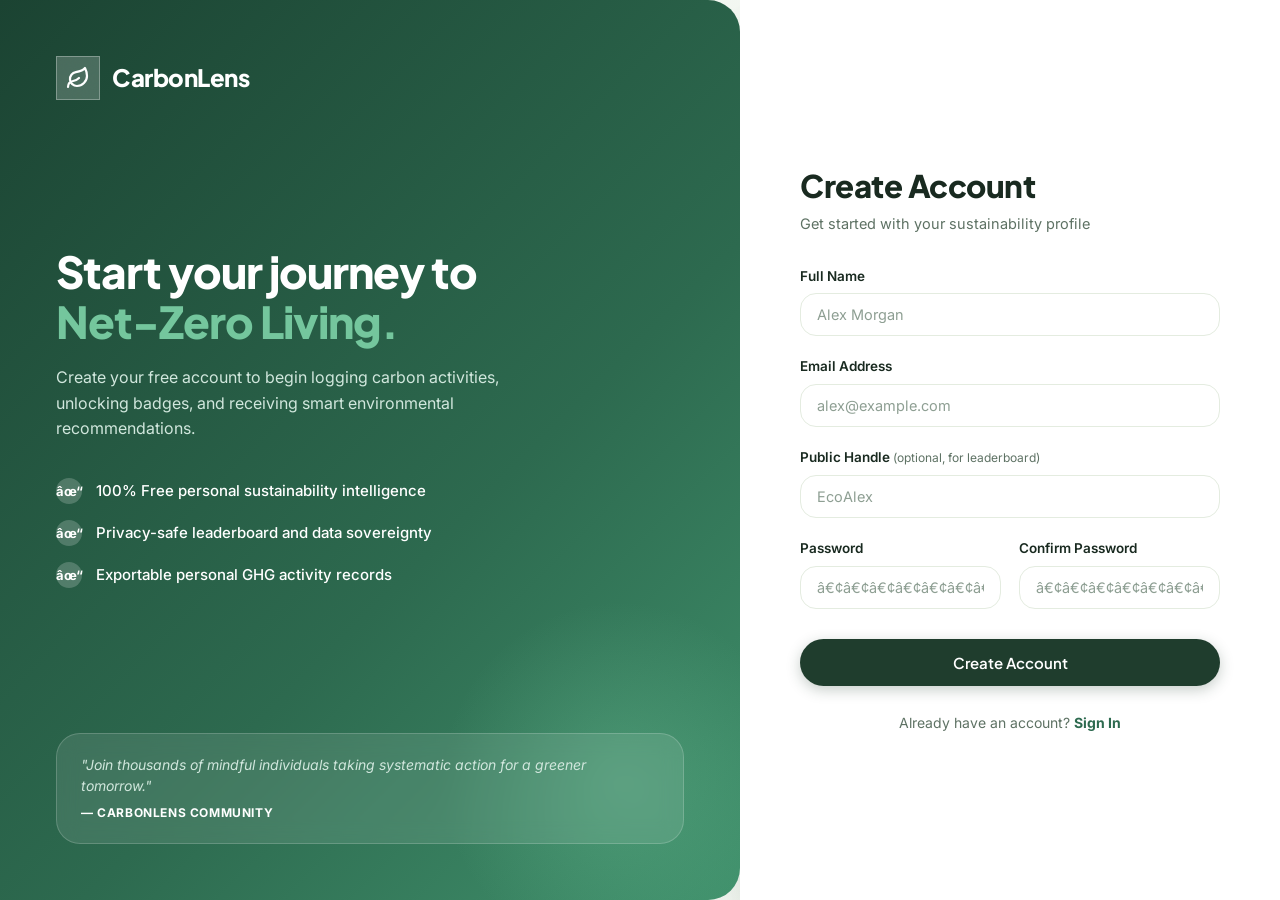
<file: frontend/register.html>
﻿<!DOCTYPE html>
<html lang="en">
<head>
  <meta charset="UTF-8">
  <meta name="viewport" content="width=device-width, initial-scale=1.0">
  <title>Create Account â€” CarbonLens</title>
  <link rel="preconnect" href="https://fonts.googleapis.com">
  <link rel="preconnect" href="https://fonts.gstatic.com" crossorigin>
  <link href="https://fonts.googleapis.com/css2?family=Plus+Jakarta+Sans:wght@400;500;600;700;800&family=Inter:wght@400;500;600;700&display=swap" rel="stylesheet">
  <link rel="stylesheet" href="css/global.css?v=2.1">
  <link rel="stylesheet" href="css/auth.css?v=2.1">
  <link rel="stylesheet" href="css/responsive.css">
</head>
<body class="auth-page">

  <div class="auth-container">
    <!-- Left Hero Sidebar -->
    <div class="auth-sidebar-hero">
      <div class="auth-brand">
        <div class="auth-brand-logo"><svg width="24" height="24" viewBox="0 0 24 24" fill="none" stroke="#ffffff" stroke-width="2.2" stroke-linecap="round" stroke-linejoin="round"><path d="M11 20A7 7 0 0 1 9.8 6.1C15.5 5 17 4.48 19 2c1 2 2 4.18 2 8 0 5.5-4.78 10-10 10Z"/><path d="M2 21c0-3 1.85-5.36 5.08-6C9.5 14.52 12 13 13 12"/></svg></div>
        <div class="auth-brand-name">Carbon<span>Lens</span></div>
      </div>

      <div class="auth-hero-content">
        <h2 class="auth-hero-title">Start your journey to<br><span>Net-Zero Living.</span></h2>
        <p class="auth-hero-desc">
          Create your free account to begin logging carbon activities, unlocking badges, and receiving smart environmental recommendations.
        </p>
        <ul class="auth-features-list">
          <li><div class="auth-feature-check">âœ“</div> 100% Free personal sustainability intelligence</li>
          <li><div class="auth-feature-check">âœ“</div> Privacy-safe leaderboard and data sovereignty</li>
          <li><div class="auth-feature-check">âœ“</div> Exportable personal GHG activity records</li>
        </ul>
      </div>

      <div class="auth-quote-card">
        <div class="auth-quote-text">
          "Join thousands of mindful individuals taking systematic action for a greener tomorrow."
        </div>
        <div class="auth-quote-author">— CarbonLens Community</div>
      </div>
    </div>

    <!-- Right Register Form Panel -->
    <div class="auth-form-panel">
      <div class="auth-card-inner">
        <div class="auth-header">
          <h1 class="auth-title">Create Account</h1>
          <p class="auth-subtitle">Get started with your sustainability profile</p>
        </div>

        <div id="auth-alert" class="auth-alert"></div>

        <form id="register-form">
          <div class="form-group">
            <label for="full_name" class="form-label">Full Name</label>
            <input type="text" id="full_name" class="form-input" placeholder="Alex Morgan" required autocomplete="name">
          </div>

          <div class="form-group">
            <label for="email" class="form-label">Email Address</label>
            <input type="email" id="email" class="form-input" placeholder="alex@example.com" required autocomplete="email">
          </div>

          <div class="form-group">
            <label for="public_handle" class="form-label">Public Handle <span style="font-weight:400; color:var(--text-muted); font-size:12px;">(optional, for leaderboard)</span></label>
            <input type="text" id="public_handle" class="form-input" placeholder="EcoAlex" autocomplete="username">
          </div>

          <div class="form-row">
            <div class="form-group">
              <label for="password" class="form-label">Password</label>
              <input type="password" id="password" class="form-input" placeholder="â€¢â€¢â€¢â€¢â€¢â€¢â€¢â€¢" required minlength="6" autocomplete="new-password">
            </div>
            <div class="form-group">
              <label for="confirm_password" class="form-label">Confirm Password</label>
              <input type="password" id="confirm_password" class="form-input" placeholder="â€¢â€¢â€¢â€¢â€¢â€¢â€¢â€¢" required minlength="6" autocomplete="new-password">
            </div>
          </div>

          <button type="submit" id="btn-register-submit" class="btn btn-primary" style="width: 100%; padding: 13px; font-size: 15px; margin-top: 10px;">
            Create Account
          </button>
        </form>

        <div class="auth-footer">
          Already have an account? <a href="login.html" style="font-weight: 700;">Sign In</a>
        </div>
      </div>
    </div>
  </div>

  <script src="js/api.js?v=2.1"></script>
  <script src="js/auth.js"></script>
  <script>
    document.addEventListener('DOMContentLoaded', () => {
      redirectIfAuth();
      initRegisterForm();
    });
  </script>
</body>
</html>
</file>
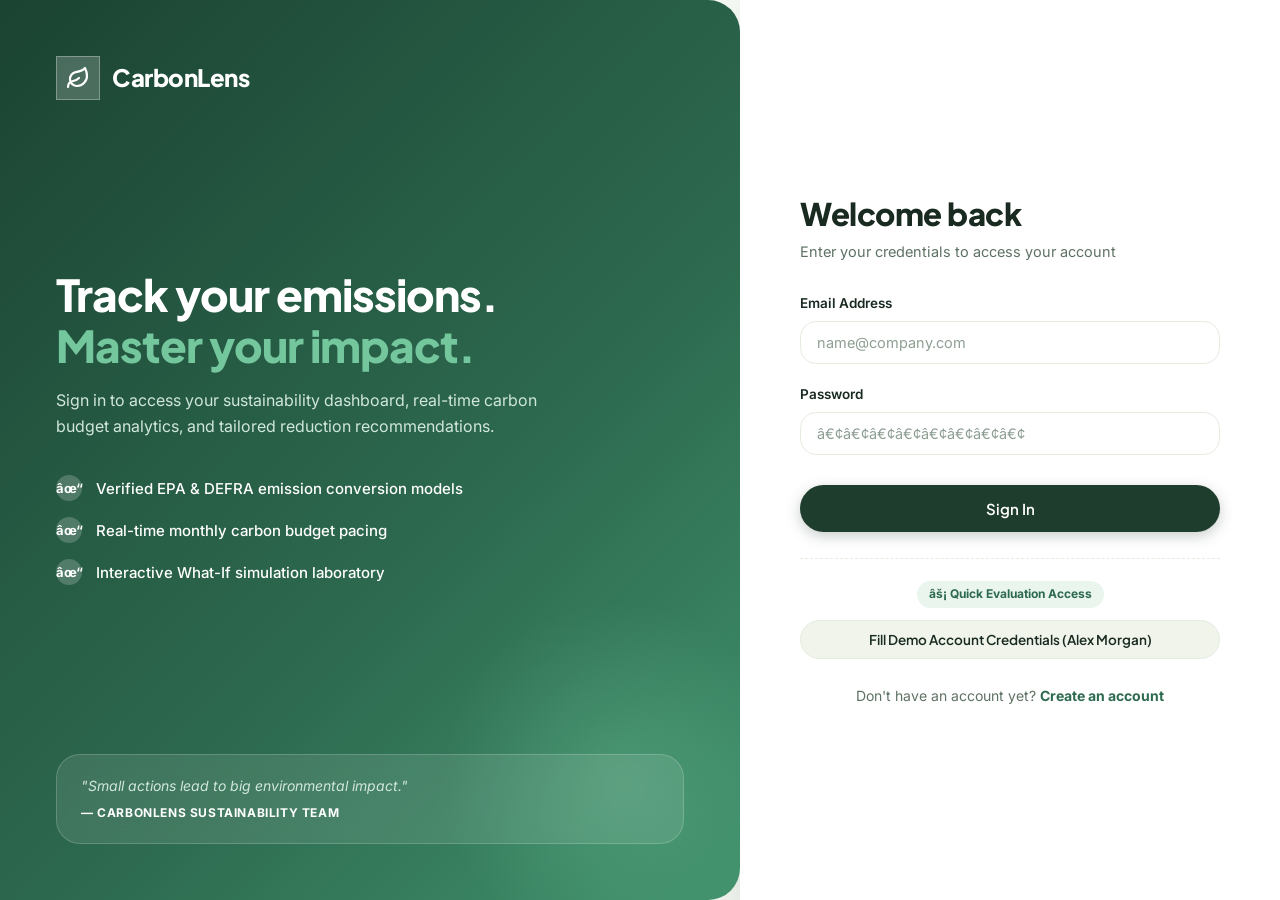
<file: frontend/simulator.html>
﻿<!DOCTYPE html>
<html lang="en">
<head>
  <meta charset="UTF-8">
  <meta name="viewport" content="width=device-width, initial-scale=1.0">
  <title>"What If?" Simulation Laboratory — CarbonLens</title>
  <link rel="preconnect" href="https://fonts.googleapis.com">
  <link rel="preconnect" href="https://fonts.gstatic.com" crossorigin>
  <link href="https://fonts.googleapis.com/css2?family=Plus+Jakarta+Sans:wght@400;500;600;700;800&family=Inter:wght@400;500;600;700&display=swap" rel="stylesheet">
  <link rel="stylesheet" href="css/global.css?v=2.1">
  <link rel="stylesheet" href="css/dashboard.css?v=2.1">
  <link rel="stylesheet" href="css/responsive.css">
</head>
<body>

  <div class="app-container">
    <!-- Sidebar Navigation -->
    <aside class="sidebar">
      <div class="sidebar-header">
        <div class="logo-icon"><svg width="22" height="22" viewBox="0 0 24 24" fill="none" stroke="currentColor" stroke-width="2.2" stroke-linecap="round" stroke-linejoin="round"><path d="M11 20A7 7 0 0 1 9.8 6.1C15.5 5 17 4.48 19 2c1 2 2 4.18 2 8 0 5.5-4.78 10-10 10Z"/><path d="M2 21c0-3 1.85-5.36 5.08-6C9.5 14.52 12 13 13 12"/></svg></div>
        <div class="logo-text">Carbon<span>Lens</span></div>
      </div>

            <nav class="sidebar-nav">
        <div class="nav-section-title">Core Intelligence</div>
        <a href="dashboard.html" class="nav-item">
          <span class="nav-icon"><svg width="18" height="18" viewBox="0 0 24 24" fill="none" stroke="currentColor" stroke-width="2" stroke-linecap="round" stroke-linejoin="round"><rect width="7" height="9" x="3" y="3" rx="1"/><rect width="7" height="5" x="14" y="3" rx="1"/><rect width="7" height="9" x="14" y="12" rx="1"/><rect width="7" height="5" x="3" y="16" rx="1"/></svg></span>
          <span>Dashboard</span>
        </a>
        <a href="activities.html" class="nav-item">
          <span class="nav-icon"><svg width="18" height="18" viewBox="0 0 24 24" fill="none" stroke="currentColor" stroke-width="2" stroke-linecap="round" stroke-linejoin="round"><path d="M4 19.5v-15A2.5 2.5 0 0 1 6.5 2H20v20H6.5a2.5 2.5 0 0 1-2.5-2.5Z"/><path d="M8 7h6"/><path d="M8 11h8"/></svg></span>
          <span>Activity Log</span>
        </a>
        <a href="goals.html" class="nav-item">
          <span class="nav-icon"><svg width="18" height="18" viewBox="0 0 24 24" fill="none" stroke="currentColor" stroke-width="2" stroke-linecap="round" stroke-linejoin="round"><circle cx="12" cy="12" r="10"/><circle cx="12" cy="12" r="6"/><circle cx="12" cy="12" r="2"/></svg></span>
          <span>Carbon Budget</span>
        </a>
        <a href="simulator.html" class="nav-item active">
          <span class="nav-icon"><svg width="18" height="18" viewBox="0 0 24 24" fill="none" stroke="currentColor" stroke-width="2" stroke-linecap="round" stroke-linejoin="round"><path d="M10 2v7.31L4.2 18.4A2 2 0 0 0 5.8 21.6h12.4a2 2 0 0 0 1.6-3.2L14 9.31V2Z"/><line x1="8.5" x2="15.5" y1="2" y2="2"/><path d="M14 9.3h-4"/></svg></span>
          <span>"What If?" Lab</span>
        </a>

        <div class="nav-section-title" style="margin-top: 14px;">Community & Growth</div>
        <a href="achievements.html" class="nav-item">
          <span class="nav-icon"><svg width="18" height="18" viewBox="0 0 24 24" fill="none" stroke="currentColor" stroke-width="2" stroke-linecap="round" stroke-linejoin="round"><path d="M6 9H4.5a2.5 2.5 0 0 1 0-5H6"/><path d="M18 9h1.5a2.5 2.5 0 0 0 0-5H18"/><path d="M4 22h16"/><path d="M10 14.66V17c0 .55-.47.98-.97 1.21C7.85 18.75 7 20.24 7 22"/><path d="M14 14.66V17c0 .55.47.98.97 1.21C16.15 18.75 17 20.24 17 22"/><path d="M18 2H6v7a6 6 0 0 0 12 0V2Z"/></svg></span>
          <span>Achievements</span>
        </a>
        <a href="leaderboard.html" class="nav-item">
          <span class="nav-icon"><svg width="18" height="18" viewBox="0 0 24 24" fill="none" stroke="currentColor" stroke-width="2" stroke-linecap="round" stroke-linejoin="round"><circle cx="12" cy="12" r="10"/><path d="M12 2a14.5 14.5 0 0 0 0 20 14.5 14.5 0 0 0 0-20"/><path d="M2 12h20"/></svg></span>
          <span>Leaderboard</span>
        </a>
        <a href="profile.html" class="nav-item">
          <span class="nav-icon"><svg width="18" height="18" viewBox="0 0 24 24" fill="none" stroke="currentColor" stroke-width="2" stroke-linecap="round" stroke-linejoin="round"><path d="M12.22 2h-.44a2 2 0 0 0-2 2v.18a2 2 0 0 1-1 1.73l-.43.25a2 2 0 0 1-2 0l-.15-.08a2 2 0 0 0-2.73.73l-.22.38a2 2 0 0 0 .73 2.73l.15.1a2 2 0 0 1 1 1.72v.51a2 2 0 0 1-1 1.74l-.15.09a2 2 0 0 0-.73 2.73l.22.38a2 2 0 0 0 2.73.73l.15-.08a2 2 0 0 1 2 0l.43.25a2 2 0 0 1 1 1.73V20a2 2 0 0 0 2 2h.44a2 2 0 0 0 2-2v-.18a2 2 0 0 1 1-1.73l.43-.25a2 2 0 0 1 2 0l.15.08a2 2 0 0 0 2.73-.73l.22-.39a2 2 0 0 0-.73-2.73l-.15-.08a2 2 0 0 1-1-1.74v-.5a2 2 0 0 1 1-1.74l.15-.09a2 2 0 0 0 .73-2.73l-.22-.38a2 2 0 0 0-2.73-.73l-.15.08a2 2 0 0 1-2 0l-.43-.25a2 2 0 0 1-1-1.73V4a2 2 0 0 0-2-2z"/><circle cx="12" cy="12" r="3"/></svg></span>
          <span>Settings & Export</span>
        </a>
      </nav>

      <div class="sidebar-footer">
        <div class="user-profile-summary">
          <div class="user-avatar">U</div>
          <div class="user-meta">
            <div class="user-meta-name">Loading...</div>
            <div class="user-meta-role">Sustainability Member</div>
          </div>
        </div>
        <button class="btn-logout" title="Sign Out"><svg width="18" height="18" viewBox="0 0 24 24" fill="none" stroke="currentColor" stroke-width="2" stroke-linecap="round" stroke-linejoin="round"><path d="M9 21H5a2 2 0 0 1-2-2V5a2 2 0 0 1 2-2h4"/><polyline points="16 17 21 12 16 7"/><line x1="21" x2="9" y1="12" y2="12"/></svg></button>
      </div>
    </aside>

    <!-- Main Wrapper -->
    <div class="main-wrapper">
      <header class="top-navbar">
        <div class="navbar-left">
          <button class="mobile-nav-toggle"><svg width="20" height="20" viewBox="0 0 24 24" fill="none" stroke="currentColor" stroke-width="2" stroke-linecap="round" stroke-linejoin="round"><line x1="4" x2="20" y1="12" y2="12"/><line x1="4" x2="20" y1="6" y2="6"/><line x1="4" x2="20" y1="18" y2="18"/></svg></button>
          <h1 class="page-title">"What If?" Simulation Laboratory</h1>
        </div>
      </header>

      <main class="content-body">
        <!-- Quick Presets -->
        <section style="margin-bottom: 30px;">
          <h3 style="font-size: 1.2rem; font-weight: 800; margin-bottom: 14px;">⚡ High-Impact Simulation Scenarios</h3>
          <div id="simulator-presets-container" style="display: grid; grid-template-columns: repeat(auto-fit, minmax(230px, 1fr)); gap: 16px;">
            <p style="color:var(--text-muted);">Loading presets...</p>
          </div>
        </section>

        <!-- Interactive Simulation Workbench -->
        <section class="simulator-layout">
          <!-- Left Controls Panel -->
          <div class="card">
            <div class="card-header">
              <h3 class="card-title">ðŸŽ›ï¸ Simulation Controls</h3>
              <span style="font-size: 12.5px; color: var(--text-muted);">Adjust parameters to project impact</span>
            </div>

            <div class="form-group">
              <label for="sim_activity_type" class="form-label">Activity Category & Type</label>
              <select id="sim_activity_type" class="form-select">
                <option value="">Loading activities...</option>
              </select>
            </div>

            <!-- Quantity Slider -->
            <div class="sim-slider-group">
              <div class="sim-slider-header">
                <label class="form-label" style="margin-bottom: 0;">Baseline Monthly Quantity</label>
                <span id="sim-qty-display" class="sim-slider-val">400 km / month</span>
              </div>
              <input type="range" id="sim_quantity" class="range-slider" min="1" max="2000" value="400" step="1">
            </div>

            <!-- Reduction % Slider -->
            <div class="sim-slider-group">
              <div class="sim-slider-header">
                <label class="form-label" style="margin-bottom: 0;">Target Reduction Percentage</label>
                <span id="sim-red-display" class="sim-slider-val">25% reduction</span>
              </div>
              <input type="range" id="sim_reduction_pct" class="range-slider" min="1" max="100" value="25" step="1">
            </div>

            <div style="background: var(--bg-surface-subtle); padding: 16px; border-radius: var(--radius-md); font-size: 13.5px; color: var(--text-muted); border: 1px solid var(--border-color);">
              ðŸŒ± <strong>Verified Modeling:</strong> Calculations dynamically utilize snapshot conversion factors and extrapolate equivalent annual tree carbon absorption and avoided vehicle distances.
            </div>
          </div>

          <!-- Right Results Panel -->
          <div class="sim-results-card">
            <div style="display: flex; justify-content: space-between; align-items: center;">
              <span class="badge" style="background: rgba(255, 255, 255, 0.2); color: #ffffff;">Projected Savings</span>
              <span style="font-size: 12px; color: #d1e7dd;">EPA / DEFRA Verified</span>
            </div>

            <!-- Comparison Flow -->
            <div class="sim-comparison-flow">
              <div class="sim-stat-box">
                <div class="sim-stat-lbl">Baseline</div>
                <div id="sim-base-co2" class="sim-stat-num" style="color: #ffffff;">-- kg</div>
              </div>
              <div class="sim-arrow">→</div>
              <div class="sim-stat-box">
                <div class="sim-stat-lbl">Projected</div>
                <div id="sim-proj-co2" class="sim-stat-num">-- kg</div>
              </div>
              <div class="sim-arrow">→</div>
              <div class="sim-stat-box">
                <div class="sim-stat-lbl">Monthly Saved</div>
                <div id="sim-saved-monthly" class="sim-stat-num" style="color: #a7f3d0;">-- kg</div>
              </div>
            </div>

            <!-- Annual Savings Banner -->
            <div style="background: rgba(255, 255, 255, 0.12); border: 1px solid rgba(255, 255, 255, 0.2); border-radius: var(--radius-lg); padding: 20px; text-align: center; margin-bottom: 24px;">
              <div style="font-size: 12px; text-transform: uppercase; letter-spacing: 0.08em; color: #d1e7dd; font-weight: 700;">Annual Carbon Avoidance</div>
              <div id="sim-saved-annual" style="font-family: var(--font-display); font-size: 2.25rem; font-weight: 800; color: #ffffff; margin: 4px 0;">-- kg CO₂e / year</div>
            </div>

            <!-- Environmental Equivalents -->
            <div class="sim-equivalents-grid">
              <div class="sim-equiv-card">
                <div class="sim-equiv-icon">ðŸŒ³</div>
                <div>
                  <div id="sim-trees-val" class="sim-equiv-val">-- trees</div>
                  <div class="sim-equiv-sub">Annual absorption equiv.</div>
                </div>
              </div>
              <div class="sim-equiv-card">
                <div class="sim-equiv-icon">ðŸš—</div>
                <div>
                  <div id="sim-carkm-val" class="sim-equiv-val">-- km</div>
                  <div class="sim-equiv-sub">Gasoline driving avoided</div>
                </div>
              </div>
            </div>

            <!-- Action Tip -->
            <div style="margin-top: 22px; font-size: 13.5px; color: #d1e7dd; line-height: 1.5; border-top: 1px solid rgba(255,255,255,0.12); padding-top: 16px;">
              <strong style="color: #a7f3d0;">Insight:</strong> <span id="sim-action-tip">Adjust sliders above to preview real-time climate impacts.</span>
            </div>
          </div>
        </section>
      </main>
    </div>
  </div>

  <script src="js/api.js?v=2.1"></script>
  <script src="js/auth.js"></script>
  <script src="js/simulator.js?v=2.1"></script>
</body>
</html>
</file>
<file: frontend/css/global.css>
/* ==========================================================================
   CARBONLENS — GLOBAL DESIGN SYSTEM & SOFT EARTH-TONE PALETTE
   ========================================================================== */

@import url('https://fonts.googleapis.com/css2?family=Plus+Jakarta+Sans:wght@400;500;600;700;800&family=Inter:wght@400;500;600;700&display=swap');

:root {
  /* Soft Earth-Tone Palette */
  --bg-body: #f7f9f4;
  --bg-surface: #ffffff;
  --bg-surface-subtle: #f0f4eb;
  --bg-surface-warm: #fcfdfa;
  --bg-sidebar: #172d21;
  --bg-sidebar-hover: #223f2f;
  --bg-card: #ffffff;
  
  /* Primary Nature Greens */
  --primary: #2d6a4f;
  --primary-hover: #1b4332;
  --primary-light: #eaf5ee;
  --primary-lighter: #f2f9f4;
  --primary-dark: #0f241a;
  --primary-leaf: #52b788;
  --primary-gradient: linear-gradient(135deg, #40916c 0%, #2d6a4f 100%);
  --primary-pill: #1f3d2d;
  
  /* Earthy & Natural Accents */
  --accent-blue: #3d7ab8;
  --accent-blue-light: #e8f2fa;
  --accent-water: #4895ef;
  --accent-amber: #e76f51;
  --accent-amber-light: #fef0ec;
  --accent-gold: #f4a261;
  --accent-gold-light: #fef6ec;
  --accent-sage: #74c69d;
  --accent-sage-light: #e3f5eb;
  --accent-rose: #d64045;
  --accent-rose-light: #fae8e8;

  /* Typography Colors */
  --text-main: #192a20;
  --text-body: #324338;
  --text-muted: #5e7264;
  --text-light: #8e9f93;
  --text-on-dark: #fbfdfc;
  
  /* Soft Borders */
  --border-color: #e4ece0;
  --border-subtle: #edf2e9;
  --border-focus: #52b788;
  
  /* Soft Layered Shadows */
  --shadow-sm: 0 2px 6px rgba(27, 67, 50, 0.04);
  --shadow-md: 0 8px 20px -4px rgba(27, 67, 50, 0.06), 0 2px 8px rgba(0, 0, 0, 0.02);
  --shadow-lg: 0 16px 32px -8px rgba(27, 67, 50, 0.08), 0 4px 12px rgba(0, 0, 0, 0.03);
  --shadow-floating: 0 24px 48px -12px rgba(23, 50, 36, 0.10), 0 8px 20px -4px rgba(0, 0, 0, 0.04);
  
  /* Radii */
  --radius-sm: 10px;
  --radius-md: 16px;
  --radius-lg: 24px;
  --radius-xl: 32px;
  --radius-pill: 9999px;
  
  /* Typography */
  --font-display: 'Plus Jakarta Sans', -apple-system, BlinkMacSystemFont, "Segoe UI", Roboto, sans-serif;
  --font-sans: 'Inter', -apple-system, BlinkMacSystemFont, "Segoe UI", Roboto, sans-serif;
  --font-mono: ui-monospace, SFMono-Regular, Menlo, Monaco, Consolas, monospace;
  
  /* Layout */
  --sidebar-width: 270px;
  --header-height: 72px;
  --transition-fast: 0.18s ease;
  --transition-normal: 0.28s cubic-bezier(0.16, 1, 0.3, 1);
}

*, *::before, *::after {
  box-sizing: border-box;
  margin: 0;
  padding: 0;
}

body {
  font-family: var(--font-sans);
  background-color: var(--bg-body);
  color: var(--text-body);
  line-height: 1.55;
  font-size: 15px;
  -webkit-font-smoothing: antialiased;
  -moz-osx-font-smoothing: grayscale;
}

h1, h2, h3, h4, h5, h6 {
  font-family: var(--font-display);
  color: var(--text-main);
  font-weight: 700;
  line-height: 1.25;
}

h1 { font-size: 2.25rem; letter-spacing: -0.03em; }
h2 { font-size: 1.65rem; letter-spacing: -0.02em; }
h3 { font-size: 1.25rem; letter-spacing: -0.01em; }
h4 { font-size: 1.05rem; }

p {
  color: var(--text-muted);
}

a {
  color: var(--primary);
  text-decoration: none;
  transition: all var(--transition-fast);
}

a:hover {
  color: var(--primary-hover);
}

/* App Shell Layout */
.app-container {
  display: flex;
  min-height: 100vh;
}

/* Sidebar Navigation */
.sidebar {
  width: var(--sidebar-width);
  background-color: var(--bg-sidebar);
  color: var(--text-on-dark);
  display: flex;
  flex-direction: column;
  position: fixed;
  top: 0;
  bottom: 0;
  left: 0;
  z-index: 40;
  transition: transform var(--transition-normal);
  border-right: 1px solid rgba(255, 255, 255, 0.05);
}

.sidebar-header {
  padding: 26px 24px;
  display: flex;
  align-items: center;
  gap: 12px;
  border-bottom: 1px solid rgba(255, 255, 255, 0.06);
}

.logo-icon {
  width: 40px;
  height: 40px;
  background: linear-gradient(135deg, #40916c 0%, #1b4332 100%);
  border-radius: var(--radius-full);
  display: flex;
  align-items: center;
  justify-content: center;
  color: #ffffff;
  box-shadow: 0 4px 14px rgba(45, 106, 79, 0.35);
  flex-shrink: 0;
}

.logo-text {
  font-family: var(--font-display);
  font-size: 22px;
  font-weight: 800;
  letter-spacing: -0.6px;
  color: #ffffff;
}

.logo-text span {
  color: #74c69d;
}

.sidebar-nav {
  flex: 1;
  padding: 24px 16px;
  display: flex;
  flex-direction: column;
  gap: 6px;
  overflow-y: auto;
}

.nav-section-title {
  font-size: 11px;
  text-transform: uppercase;
  letter-spacing: 0.1em;
  color: #6d8677;
  font-weight: 700;
  padding: 14px 12px 6px;
}

.nav-item {
  display: flex;
  align-items: center;
  gap: 12px;
  padding: 12px 16px;
  border-radius: var(--radius-pill);
  color: #a4b8ab;
  font-weight: 600;
  font-size: 14px;
  transition: all var(--transition-fast);
}

.nav-icon {
  width: 18px;
  height: 18px;
  display: flex;
  align-items: center;
  justify-content: center;
  flex-shrink: 0;
  opacity: 0.85;
}

.nav-item:hover .nav-icon,
.nav-item.active .nav-icon {
  opacity: 1;
}

.nav-item:hover {
  color: #ffffff;
  background-color: var(--bg-sidebar-hover);
}

.nav-item.active {
  color: #ffffff;
  background-color: var(--primary);
  box-shadow: 0 4px 16px rgba(45, 106, 79, 0.4);
}

.sidebar-footer {
  padding: 18px 20px;
  border-top: 1px solid rgba(255, 255, 255, 0.06);
  display: flex;
  align-items: center;
  justify-content: space-between;
  background-color: rgba(0, 0, 0, 0.15);
}

.user-profile-summary {
  display: flex;
  align-items: center;
  gap: 12px;
  overflow: hidden;
}

.user-avatar {
  width: 38px;
  height: 38px;
  border-radius: var(--radius-full);
  background: #223f2f;
  color: #74c69d;
  display: flex;
  align-items: center;
  justify-content: center;
  font-weight: 700;
  font-size: 14px;
  border: 1px solid rgba(116, 198, 157, 0.3);
}

.user-meta {
  display: flex;
  flex-direction: column;
  overflow: hidden;
}

.user-meta-name {
  font-size: 13.5px;
  font-weight: 700;
  color: #ffffff;
  white-space: nowrap;
  overflow: hidden;
  text-overflow: ellipsis;
}

.user-meta-role {
  font-size: 11.5px;
  color: #748c7e;
}

.btn-logout {
  background: none;
  border: none;
  color: #8fa697;
  cursor: pointer;
  padding: 8px;
  border-radius: var(--radius-sm);
  transition: all var(--transition-fast);
  font-size: 14px;
}

.btn-logout:hover {
  color: #f87171;
  background-color: rgba(239, 68, 68, 0.12);
}

/* Main Content Area */
.main-wrapper {
  margin-left: var(--sidebar-width);
  flex: 1;
  display: flex;
  flex-direction: column;
  min-height: 100vh;
}

/* Top Navbar */
.top-navbar {
  height: var(--header-height);
  background-color: rgba(255, 255, 255, 0.85);
  backdrop-filter: blur(12px);
  border-bottom: 1px solid var(--border-color);
  padding: 0 36px;
  display: flex;
  align-items: center;
  justify-content: space-between;
  position: sticky;
  top: 0;
  z-index: 30;
}

.navbar-left {
  display: flex;
  align-items: center;
  gap: 18px;
}

.mobile-nav-toggle {
  display: none;
  background: var(--bg-surface-subtle);
  border: 1px solid var(--border-color);
  border-radius: var(--radius-sm);
  padding: 8px 10px;
  cursor: pointer;
  font-size: 16px;
  color: var(--text-main);
}

.page-title {
  font-size: 1.35rem;
  font-weight: 800;
  color: var(--text-main);
}

.navbar-right {
  display: flex;
  align-items: center;
  gap: 14px;
}

.content-body {
  padding: 36px;
  flex: 1;
}

/* Floating Cards */
.card {
  background-color: var(--bg-card);
  border: 1px solid var(--border-color);
  border-radius: var(--radius-lg);
  padding: 28px;
  box-shadow: var(--shadow-card);
  transition: transform var(--transition-normal), box-shadow var(--transition-normal);
}

.card:hover {
  box-shadow: var(--shadow-lg);
}

.card-header {
  display: flex;
  align-items: center;
  justify-content: space-between;
  margin-bottom: 22px;
}

.card-title {
  font-size: 1.15rem;
  font-weight: 700;
  color: var(--text-main);
  display: flex;
  align-items: center;
  gap: 10px;
}

/* Floating Metrics Banner (Leafy Style) */
.floating-metrics-banner {
  background-color: #ffffff;
  border-radius: var(--radius-xl);
  padding: 24px 32px;
  box-shadow: var(--shadow-floating);
  border: 1px solid var(--border-color);
  display: grid;
  grid-template-columns: repeat(3, 1fr);
  gap: 24px;
  align-items: center;
}

.floating-metric-col {
  display: flex;
  flex-direction: column;
  padding: 0 12px;
  position: relative;
}

.floating-metric-col:not(:last-child)::after {
  content: '';
  position: absolute;
  right: -12px;
  top: 15%;
  bottom: 15%;
  width: 1px;
  background-color: var(--border-color);
}

.metric-icon-disc {
  width: 40px;
  height: 40px;
  border-radius: var(--radius-full);
  display: flex;
  align-items: center;
  justify-content: center;
  font-size: 18px;
  margin-bottom: 12px;
}

.disc-leaf { background-color: #eaf5ee; color: #2d6a4f; }
.disc-water { background-color: #e8f2fa; color: #3d7ab8; }
.disc-spark { background-color: #fef6ec; color: #e76f51; }

.floating-metric-num {
  font-family: var(--font-display);
  font-size: 1.85rem;
  font-weight: 800;
  color: var(--text-main);
  line-height: 1.1;
  letter-spacing: -0.5px;
}

.floating-metric-label {
  font-size: 13.5px;
  font-weight: 600;
  color: var(--text-muted);
  margin-top: 4px;
}

.floating-metric-sub {
  font-size: 11.5px;
  color: #748c7e;
  margin-top: 2px;
  font-weight: 500;
}

/* Floating Achievement Pill (Left Badge) */
.floating-achievement-pill {
  background: #ffffff;
  border: 1px solid var(--border-color);
  border-radius: var(--radius-pill);
  padding: 12px 20px 12px 14px;
  box-shadow: var(--shadow-floating);
  display: inline-flex;
  align-items: center;
  gap: 12px;
  transition: transform var(--transition-fast);
}

.floating-achievement-pill:hover {
  transform: translateY(-2px);
}

.achievement-icon-disc {
  width: 36px;
  height: 36px;
  border-radius: var(--radius-full);
  background: #eaf5ee;
  display: flex;
  align-items: center;
  justify-content: center;
  font-size: 18px;
}

/* Floating Impact Sparkline Card */
.floating-impact-card {
  background: #ffffff;
  border: 1px solid var(--border-color);
  border-radius: var(--radius-lg);
  padding: 16px 20px;
  box-shadow: var(--shadow-floating);
  display: flex;
  flex-direction: column;
}

/* Pill Buttons */
.btn {
  display: inline-flex;
  align-items: center;
  justify-content: center;
  gap: 8px;
  padding: 12px 24px;
  font-size: 14.5px;
  font-weight: 600;
  font-family: var(--font-display);
  border-radius: var(--radius-pill);
  border: 1px solid transparent;
  cursor: pointer;
  transition: all var(--transition-fast);
  text-decoration: none;
}

.btn-primary {
  background-color: var(--primary-pill);
  color: #ffffff;
  box-shadow: 0 4px 14px rgba(31, 61, 45, 0.25);
}

.btn-primary:hover {
  background-color: #15291e;
  color: #ffffff;
  box-shadow: 0 6px 20px rgba(31, 61, 45, 0.35);
  transform: translateY(-1px);
}

.btn-leaf {
  background: var(--primary-gradient);
  color: #ffffff;
  box-shadow: 0 4px 14px rgba(45, 106, 79, 0.3);
}

.btn-leaf:hover {
  background: linear-gradient(135deg, #2d6a4f 0%, #1b4332 100%);
  color: #ffffff;
  transform: translateY(-1px);
}

.btn-secondary {
  background-color: var(--bg-surface-subtle);
  color: var(--text-main);
  border-color: var(--border-color);
}

.btn-secondary:hover {
  background-color: #e5ede0;
  color: var(--text-main);
}

.btn-outline {
  background-color: transparent;
  color: var(--primary);
  border-color: var(--primary);
}

.btn-outline:hover {
  background-color: var(--primary-light);
  color: var(--primary-dark);
}

.btn-danger {
  background-color: var(--accent-rose);
  color: #ffffff;
}

.btn-danger:hover {
  background-color: #b52c31;
}

.btn-sm {
  padding: 8px 16px;
  font-size: 13px;
}

.btn:disabled {
  opacity: 0.55;
  cursor: not-allowed;
  transform: none !important;
}

/* Forms & Inputs */
.form-group {
  margin-bottom: 20px;
}

.form-label {
  display: block;
  font-size: 13.5px;
  font-weight: 600;
  color: var(--text-main);
  margin-bottom: 7px;
}

.form-input, .form-select, .form-textarea {
  width: 100%;
  padding: 12px 16px;
  font-size: 14.5px;
  font-family: inherit;
  color: var(--text-main);
  background-color: #ffffff;
  border: 1px solid var(--border-color);
  border-radius: var(--radius-md);
  outline: none;
  transition: all var(--transition-fast);
}

.form-input:focus, .form-select:focus, .form-textarea:focus {
  border-color: var(--border-focus);
  box-shadow: 0 0 0 3px rgba(82, 183, 136, 0.2);
}

.form-input::placeholder {
  color: var(--text-light);
}

.form-hint {
  font-size: 12px;
  color: var(--text-muted);
  margin-top: 6px;
}

.form-row {
  display: grid;
  grid-template-columns: repeat(auto-fit, minmax(200px, 1fr));
  gap: 18px;
}

/* Badges */
.badge {
  display: inline-flex;
  align-items: center;
  gap: 6px;
  padding: 5px 12px;
  border-radius: var(--radius-pill);
  font-size: 12px;
  font-weight: 600;
}

.badge-success { background-color: var(--primary-light); color: var(--primary); }
.badge-warning { background-color: var(--accent-gold-light); color: #9a5b1b; }
.badge-danger { background-color: var(--accent-rose-light); color: #9f1239; }
.badge-info { background-color: var(--accent-blue-light); color: var(--accent-blue); }
.badge-neutral { background-color: var(--bg-surface-subtle); color: var(--text-muted); }

/* Tables */
.table-responsive {
  width: 100%;
  overflow-x: auto;
}

.table {
  width: 100%;
  border-collapse: collapse;
  text-align: left;
  font-size: 14px;
}

.table th {
  background-color: var(--bg-surface-subtle);
  padding: 14px 18px;
  font-weight: 600;
  color: var(--text-muted);
  border-bottom: 1px solid var(--border-color);
  text-transform: uppercase;
  font-size: 11.5px;
  letter-spacing: 0.06em;
}

.table td {
  padding: 16px 18px;
  border-bottom: 1px solid var(--border-color);
  color: var(--text-body);
  vertical-align: middle;
}

.table tbody tr:hover {
  background-color: #fafcf8;
}

/* Modals */
.modal-overlay {
  position: fixed;
  top: 0;
  left: 0;
  right: 0;
  bottom: 0;
  background-color: rgba(23, 45, 33, 0.5);
  backdrop-filter: blur(6px);
  display: flex;
  align-items: center;
  justify-content: center;
  z-index: 100;
  opacity: 0;
  visibility: hidden;
  transition: all var(--transition-fast);
  padding: 20px;
}

.modal-overlay.active {
  opacity: 1;
  visibility: visible;
}

.modal {
  background-color: #ffffff;
  border-radius: var(--radius-xl);
  width: 100%;
  max-width: 560px;
  box-shadow: var(--shadow-floating);
  overflow: hidden;
  transform: scale(0.96);
  transition: transform var(--transition-normal);
  border: 1px solid var(--border-color);
}

.modal-overlay.active .modal {
  transform: scale(1);
}

.modal-header {
  padding: 24px 28px;
  border-bottom: 1px solid var(--border-color);
  display: flex;
  align-items: center;
  justify-content: space-between;
}

.modal-title {
  font-size: 1.25rem;
  font-weight: 700;
}

.modal-close {
  background: none;
  border: none;
  font-size: 20px;
  cursor: pointer;
  color: var(--text-muted);
  border-radius: var(--radius-full);
  padding: 4px 8px;
}

.modal-body {
  padding: 28px;
}

.modal-footer {
  padding: 20px 28px;
  background-color: var(--bg-surface-subtle);
  border-top: 1px solid var(--border-color);
  display: flex;
  align-items: center;
  justify-content: flex-end;
  gap: 12px;
}

/* Toasts */
#toast-container {
  position: fixed;
  bottom: 28px;
  right: 28px;
  z-index: 200;
  display: flex;
  flex-direction: column;
  gap: 12px;
  max-width: 400px;
}

.toast {
  background-color: #ffffff;
  border: 1px solid var(--border-color);
  border-radius: var(--radius-pill);
  padding: 14px 22px;
  box-shadow: var(--shadow-floating);
  display: flex;
  align-items: center;
  gap: 12px;
  font-size: 14px;
  font-weight: 600;
  animation: toastSlideIn 0.3s cubic-bezier(0.16, 1, 0.3, 1);
  border-left: 5px solid var(--primary);
}

.toast-success { border-left-color: var(--primary); }
.toast-error { border-left-color: var(--accent-rose); }
.toast-info { border-left-color: var(--accent-blue); }

@keyframes toastSlideIn {
  from { opacity: 0; transform: translateY(18px) scale(0.96); }
  to { opacity: 1; transform: translateY(0) scale(1); }
}

/* Empty States */
.empty-state {
  text-align: center;
  padding: 56px 24px;
}

.empty-state-icon {
  width: 72px;
  height: 72px;
  margin: 0 auto 18px;
  background-color: var(--primary-light);
  color: var(--primary);
  border-radius: var(--radius-full);
  display: flex;
  align-items: center;
  justify-content: center;
  font-size: 32px;
}

.empty-state-title {
  font-size: 1.25rem;
  font-weight: 700;
  margin-bottom: 8px;
}

.empty-state-desc {
  color: var(--text-muted);
  max-width: 400px;
  margin: 0 auto 24px;
  font-size: 14.5px;
}
</file>
<file: frontend/css/responsive.css>
/* ==========================================================================
   CARBONLENS — RESPONSIVE DESIGN & MOBILE OPTIMIZATIONS
   ========================================================================== */

@media (max-width: 1080px) {
  .charts-grid {
    grid-template-columns: 1fr;
  }
  .simulator-layout {
    grid-template-columns: 1fr;
  }
  .floating-metrics-banner {
    grid-template-columns: 1fr;
    gap: 20px;
  }
  .floating-metric-col:not(:last-child)::after {
    display: none;
  }
}

@media (max-width: 820px) {
  :root {
    --sidebar-width: 270px;
  }

  .sidebar {
    transform: translateX(-100%);
    box-shadow: none;
  }

  .sidebar.open {
    transform: translateX(0);
    box-shadow: 10px 0 35px rgba(23, 45, 33, 0.4);
  }

  .sidebar-backdrop {
    position: fixed;
    top: 0;
    left: 0;
    right: 0;
    bottom: 0;
    background: rgba(23, 45, 33, 0.5);
    backdrop-filter: blur(4px);
    z-index: 35;
    opacity: 0;
    visibility: hidden;
    transition: all 0.25s ease;
  }

  .sidebar-backdrop.active {
    opacity: 1;
    visibility: visible;
  }

  .mobile-nav-toggle {
    display: flex;
    align-items: center;
    justify-content: center;
  }

  .main-wrapper {
    margin-left: 0;
  }

  .top-navbar {
    padding: 0 20px;
  }

  .content-body {
    padding: 24px 18px;
  }

  .dashboard-hero {
    padding: 24px 20px;
  }

  .hero-title {
    font-size: 1.5rem;
  }

  .metrics-grid {
    grid-template-columns: 1fr;
    gap: 16px;
  }

  .score-widget-card {
    flex-direction: column;
    text-align: center;
  }

  .sim-comparison-flow {
    flex-direction: column;
    gap: 14px;
  }

  .sim-arrow {
    transform: rotate(90deg);
  }

  .sim-equivalents-grid {
    grid-template-columns: 1fr;
  }
}
</file>
<file: frontend/css/dashboard.css>
/* ==========================================================================
   CARBONLENS — DASHBOARD, METRICS & NATURE-INSPIRED WIDGETS
   ========================================================================== */

/* Hero Banner */
.dashboard-hero {
  background: linear-gradient(135deg, #1b4332 0%, #2d6a4f 60%, #40916c 100%);
  border-radius: var(--radius-xl);
  padding: 36px 40px;
  color: #ffffff;
  margin-bottom: 32px;
  position: relative;
  overflow: hidden;
  box-shadow: var(--shadow-lg);
}

.dashboard-hero::before {
  content: '';
  position: absolute;
  top: -80px;
  right: -80px;
  width: 320px;
  height: 320px;
  background: radial-gradient(circle, rgba(116, 198, 157, 0.25) 0%, transparent 70%);
  pointer-events: none;
}

.hero-content-flex {
  display: flex;
  align-items: center;
  justify-content: space-between;
  flex-wrap: wrap;
  gap: 24px;
  position: relative;
  z-index: 2;
}

.hero-welcome-badge {
  display: inline-flex;
  align-items: center;
  gap: 8px;
  background: rgba(255, 255, 255, 0.15);
  backdrop-filter: blur(8px);
  border: 1px solid rgba(255, 255, 255, 0.25);
  color: #ffffff;
  font-size: 12.5px;
  font-weight: 700;
  padding: 6px 14px;
  border-radius: var(--radius-pill);
  margin-bottom: 12px;
}

.hero-title {
  font-size: 2rem;
  font-weight: 800;
  color: #ffffff;
  margin-bottom: 6px;
  letter-spacing: -0.5px;
}

.hero-subtitle {
  color: #d1e7dd;
  font-size: 15px;
  max-width: 540px;
}

/* Metric Cards Grid */
.metrics-grid {
  display: grid;
  grid-template-columns: repeat(auto-fit, minmax(240px, 1fr));
  gap: 24px;
  margin-bottom: 32px;
}

.metric-card {
  background-color: var(--bg-card);
  border: 1px solid var(--border-color);
  border-radius: var(--radius-lg);
  padding: 26px 28px;
  box-shadow: var(--shadow-card);
  display: flex;
  flex-direction: column;
  justify-content: space-between;
  transition: transform var(--transition-normal), box-shadow var(--transition-normal);
}

.metric-card:hover {
  transform: translateY(-3px);
  box-shadow: var(--shadow-floating);
}

.metric-header {
  display: flex;
  align-items: center;
  justify-content: space-between;
  margin-bottom: 16px;
}

.metric-label {
  font-size: 13px;
  font-weight: 700;
  text-transform: uppercase;
  letter-spacing: 0.06em;
  color: var(--text-muted);
}

.metric-icon-box {
  width: 44px;
  height: 44px;
  border-radius: var(--radius-full);
  display: flex;
  align-items: center;
  justify-content: center;
  font-size: 20px;
}

.icon-emerald { background-color: #eaf5ee; color: #2d6a4f; }
.icon-blue { background-color: #e8f2fa; color: #3d7ab8; }
.icon-amber { background-color: #fef0ec; color: #e76f51; }
.icon-purple { background-color: #f3ecfa; color: #7c3aed; }

.metric-value-row {
  display: flex;
  align-items: baseline;
  gap: 8px;
  margin-bottom: 12px;
}

.metric-value {
  font-family: var(--font-display);
  font-size: 2.1rem;
  font-weight: 800;
  color: var(--text-main);
  letter-spacing: -0.6px;
}

.metric-unit {
  font-size: 14px;
  font-weight: 600;
  color: var(--text-muted);
}

.metric-footer {
  display: flex;
  align-items: center;
  gap: 8px;
  font-size: 13px;
  color: var(--text-muted);
}

.delta-badge {
  display: inline-flex;
  align-items: center;
  gap: 4px;
  font-weight: 700;
  font-size: 12px;
  padding: 4px 10px;
  border-radius: var(--radius-pill);
}

.delta-down { background-color: #eaf5ee; color: #2d6a4f; }
.delta-up { background-color: #fde8e8; color: #b52c31; }

/* Score Gauge Widget */
.score-widget-card {
  display: flex;
  align-items: center;
  gap: 28px;
}

.score-breakdown-bars {
  display: flex;
  flex-direction: column;
  gap: 12px;
}

.score-sub-row {
  display: flex;
  align-items: center;
  justify-content: space-between;
  font-size: 12.5px;
  color: var(--text-muted);
  font-weight: 500;
}

.progress-track {
  width: 100%;
  height: 8px;
  background-color: var(--bg-surface-subtle);
  border-radius: var(--radius-pill);
  overflow: hidden;
  margin-top: 4px;
}

.progress-fill {
  height: 100%;
  background: var(--primary-gradient);
  border-radius: var(--radius-pill);
  transition: width 0.6s cubic-bezier(0.16, 1, 0.3, 1);
}

/* Charts Layout */
.charts-grid {
  display: grid;
  grid-template-columns: 2fr 1fr;
  gap: 28px;
  margin-bottom: 32px;
}

.chart-card {
  background-color: var(--bg-card);
  border: 1px solid var(--border-color);
  border-radius: var(--radius-lg);
  padding: 28px;
  box-shadow: var(--shadow-card);
}

.chart-container {
  position: relative;
  height: 290px;
  width: 100%;
}

/* Recommendations List */
.recommendations-list {
  display: flex;
  flex-direction: column;
  gap: 16px;
}

.rec-item-card {
  background-color: var(--bg-surface-warm);
  border: 1px solid var(--border-color);
  border-radius: var(--radius-md);
  padding: 20px 24px;
  display: flex;
  align-items: flex-start;
  gap: 18px;
  transition: all var(--transition-fast);
}

.rec-item-card:hover {
  background-color: #ffffff;
  border-color: var(--primary-leaf);
  box-shadow: var(--shadow-md);
  transform: translateY(-2px);
}

.rec-icon {
  width: 44px;
  height: 44px;
  background-color: #eaf5ee;
  color: #2d6a4f;
  border-radius: var(--radius-full);
  display: flex;
  align-items: center;
  justify-content: center;
  font-size: 20px;
  flex-shrink: 0;
}

.rec-body {
  flex: 1;
}

.rec-title-row {
  display: flex;
  align-items: center;
  justify-content: space-between;
  margin-bottom: 6px;
  flex-wrap: wrap;
  gap: 8px;
}

.rec-title {
  font-family: var(--font-display);
  font-size: 15px;
  font-weight: 700;
  color: var(--text-main);
}

.rec-savings-badge {
  font-size: 12px;
  font-weight: 700;
  color: #2d6a4f;
  background-color: #eaf5ee;
  padding: 4px 12px;
  border-radius: var(--radius-pill);
}

.rec-description {
  font-size: 13.5px;
  color: var(--text-muted);
  line-height: 1.5;
  margin-bottom: 10px;
}

.rec-action-tip {
  font-size: 13px;
  font-weight: 600;
  color: var(--primary-dark);
  display: flex;
  align-items: center;
  gap: 8px;
}

/* Simulator View */
.simulator-layout {
  display: grid;
  grid-template-columns: 1fr 1fr;
  gap: 32px;
}

.sim-slider-group {
  margin-bottom: 26px;
}

.sim-slider-header {
  display: flex;
  justify-content: space-between;
  align-items: center;
  margin-bottom: 10px;
}

.sim-slider-val {
  font-family: var(--font-display);
  font-size: 15.5px;
  font-weight: 700;
  color: var(--primary);
}

.range-slider {
  width: 100%;
  height: 8px;
  border-radius: 4px;
  background: #e2ede5;
  outline: none;
  -webkit-appearance: none;
}

.range-slider::-webkit-slider-thumb {
  -webkit-appearance: none;
  appearance: none;
  width: 22px;
  height: 22px;
  border-radius: 50%;
  background: var(--primary);
  cursor: pointer;
  box-shadow: 0 2px 8px rgba(45, 106, 79, 0.35);
}

.sim-results-card {
  background: linear-gradient(135deg, #1b4332 0%, #2d6a4f 100%);
  color: #ffffff;
  border-radius: var(--radius-xl);
  padding: 32px;
  box-shadow: var(--shadow-floating);
}

.sim-comparison-flow {
  display: flex;
  align-items: center;
  justify-content: space-between;
  margin: 26px 0;
  padding: 20px 24px;
  background: rgba(255, 255, 255, 0.08);
  border-radius: var(--radius-lg);
  border: 1px solid rgba(255, 255, 255, 0.12);
}

.sim-stat-box {
  text-align: center;
}

.sim-stat-num {
  font-family: var(--font-display);
  font-size: 1.65rem;
  font-weight: 800;
  color: #74c69d;
}

.sim-stat-lbl {
  font-size: 11px;
  text-transform: uppercase;
  letter-spacing: 0.08em;
  color: #b7d5c5;
  font-weight: 700;
}

.sim-arrow {
  font-size: 22px;
  color: #92b8a3;
}

.sim-equivalents-grid {
  display: grid;
  grid-template-columns: 1fr 1fr;
  gap: 16px;
  margin-top: 24px;
}

.sim-equiv-card {
  background: rgba(255, 255, 255, 0.06);
  border: 1px solid rgba(255, 255, 255, 0.1);
  border-radius: var(--radius-md);
  padding: 16px;
  display: flex;
  align-items: center;
  gap: 14px;
}

.sim-equiv-icon {
  font-size: 26px;
}

.sim-equiv-val {
  font-family: var(--font-display);
  font-size: 17px;
  font-weight: 800;
  color: #ffffff;
}

.sim-equiv-sub {
  font-size: 11.5px;
  color: #b7d5c5;
}
</file>
<file: frontend/css/auth.css>
/* ==========================================================================
   CARBONLENS — AUTHENTICATION PAGES (SOFT NATURE THEME)
   ========================================================================== */

.auth-page {
  min-height: 100vh;
  display: flex;
  background-color: #f7f9f4;
  background-image: 
    radial-gradient(at 10% 20%, rgba(82, 183, 136, 0.15) 0px, transparent 50%),
    radial-gradient(at 90% 80%, rgba(45, 106, 79, 0.12) 0px, transparent 50%);
}

.auth-container {
  display: flex;
  width: 100%;
  min-height: 100vh;
}

.auth-sidebar-hero {
  flex: 1;
  display: flex;
  flex-direction: column;
  justify-content: space-between;
  padding: 56px;
  background: linear-gradient(135deg, #1b4332 0%, #2d6a4f 60%, #40916c 100%);
  color: #ffffff;
  position: relative;
  overflow: hidden;
  border-top-right-radius: var(--radius-xl);
  border-bottom-right-radius: var(--radius-xl);
}

.auth-sidebar-hero::after {
  content: '';
  position: absolute;
  bottom: -60px;
  right: -60px;
  width: 360px;
  height: 360px;
  background: radial-gradient(circle, rgba(116, 198, 157, 0.3) 0%, transparent 70%);
  pointer-events: none;
}

.auth-brand {
  display: flex;
  align-items: center;
  gap: 12px;
}

.auth-brand-logo {
  width: 44px;
  height: 44px;
  background: rgba(255, 255, 255, 0.2);
  backdrop-filter: blur(10px);
  border-radius: var(--radius-full);
  display: flex;
  align-items: center;
  justify-content: center;
  color: #ffffff;
  border: 1px solid rgba(255, 255, 255, 0.3);
  flex-shrink: 0;
}

.auth-brand-name {
  font-family: var(--font-display);
  font-size: 24px;
  font-weight: 800;
  letter-spacing: -0.5px;
}

.auth-hero-content {
  max-width: 500px;
  margin: auto 0;
  position: relative;
  z-index: 2;
}

.auth-hero-title {
  font-size: 2.75rem;
  font-weight: 800;
  line-height: 1.15;
  margin-bottom: 18px;
  color: #ffffff;
  letter-spacing: -1px;
}

.auth-hero-title span {
  color: #74c69d;
}

.auth-hero-desc {
  font-size: 16px;
  color: #d1e7dd;
  line-height: 1.6;
  margin-bottom: 36px;
}

.auth-features-list {
  list-style: none;
  display: flex;
  flex-direction: column;
  gap: 16px;
}

.auth-features-list li {
  display: flex;
  align-items: center;
  gap: 14px;
  font-size: 15px;
  color: #ffffff;
  font-weight: 500;
}

.auth-feature-check {
  width: 26px;
  height: 26px;
  border-radius: 50%;
  background: rgba(255, 255, 255, 0.2);
  color: #ffffff;
  display: flex;
  align-items: center;
  justify-content: center;
  font-size: 13px;
  flex-shrink: 0;
  font-weight: 700;
}

.auth-quote-card {
  background: rgba(255, 255, 255, 0.1);
  border: 1px solid rgba(255, 255, 255, 0.18);
  border-radius: var(--radius-lg);
  padding: 20px 24px;
  backdrop-filter: blur(10px);
  position: relative;
  z-index: 2;
}

.auth-quote-text {
  font-size: 14px;
  color: #d1e7dd;
  font-style: italic;
  margin-bottom: 8px;
  line-height: 1.5;
}

.auth-quote-author {
  font-size: 12px;
  color: #ffffff;
  font-weight: 700;
  text-transform: uppercase;
  letter-spacing: 0.05em;
}

/* Auth Form Panel */
.auth-form-panel {
  width: 540px;
  background-color: #ffffff;
  display: flex;
  flex-direction: column;
  justify-content: center;
  padding: 56px 48px;
  box-shadow: var(--shadow-floating);
}

.auth-card-inner {
  max-width: 420px;
  width: 100%;
  margin: 0 auto;
}

.auth-header {
  margin-bottom: 30px;
}

.auth-title {
  font-size: 1.95rem;
  font-weight: 800;
  color: var(--text-main);
  margin-bottom: 8px;
  letter-spacing: -0.5px;
}

.auth-subtitle {
  color: var(--text-muted);
  font-size: 14.5px;
}

.auth-alert {
  padding: 14px 18px;
  border-radius: var(--radius-pill);
  margin-bottom: 22px;
  font-size: 13.5px;
  font-weight: 600;
  display: none;
}

.auth-alert.show {
  display: block;
}

.auth-alert-error {
  background-color: var(--accent-rose-light);
  color: #9f1239;
  border: 1px solid #fecdd3;
}

.auth-alert-success {
  background-color: var(--primary-light);
  color: var(--primary);
  border: 1px solid #bbf7d0;
}

.demo-login-box {
  margin-top: 26px;
  padding-top: 22px;
  border-top: 1px dashed var(--border-color);
  text-align: center;
}

.demo-badge-banner {
  display: inline-flex;
  align-items: center;
  gap: 6px;
  font-size: 12px;
  font-weight: 700;
  color: var(--primary);
  background-color: var(--primary-light);
  padding: 4px 12px;
  border-radius: var(--radius-pill);
  margin-bottom: 12px;
}

.btn-demo-fill {
  width: 100%;
  background-color: var(--bg-surface-subtle);
  color: var(--text-main);
  border: 1px solid var(--border-color);
  font-size: 13.5px;
  padding: 10px 16px;
  border-radius: var(--radius-pill);
  font-weight: 600;
}

.btn-demo-fill:hover {
  background-color: #e5ede0;
  border-color: #c9d8c3;
}

.auth-footer {
  margin-top: 26px;
  text-align: center;
  font-size: 14px;
  color: var(--text-muted);
}

@media (max-width: 960px) {
  .auth-sidebar-hero {
    display: none;
  }
  .auth-form-panel {
    width: 100%;
    padding: 36px 24px;
  }
}
</file>
